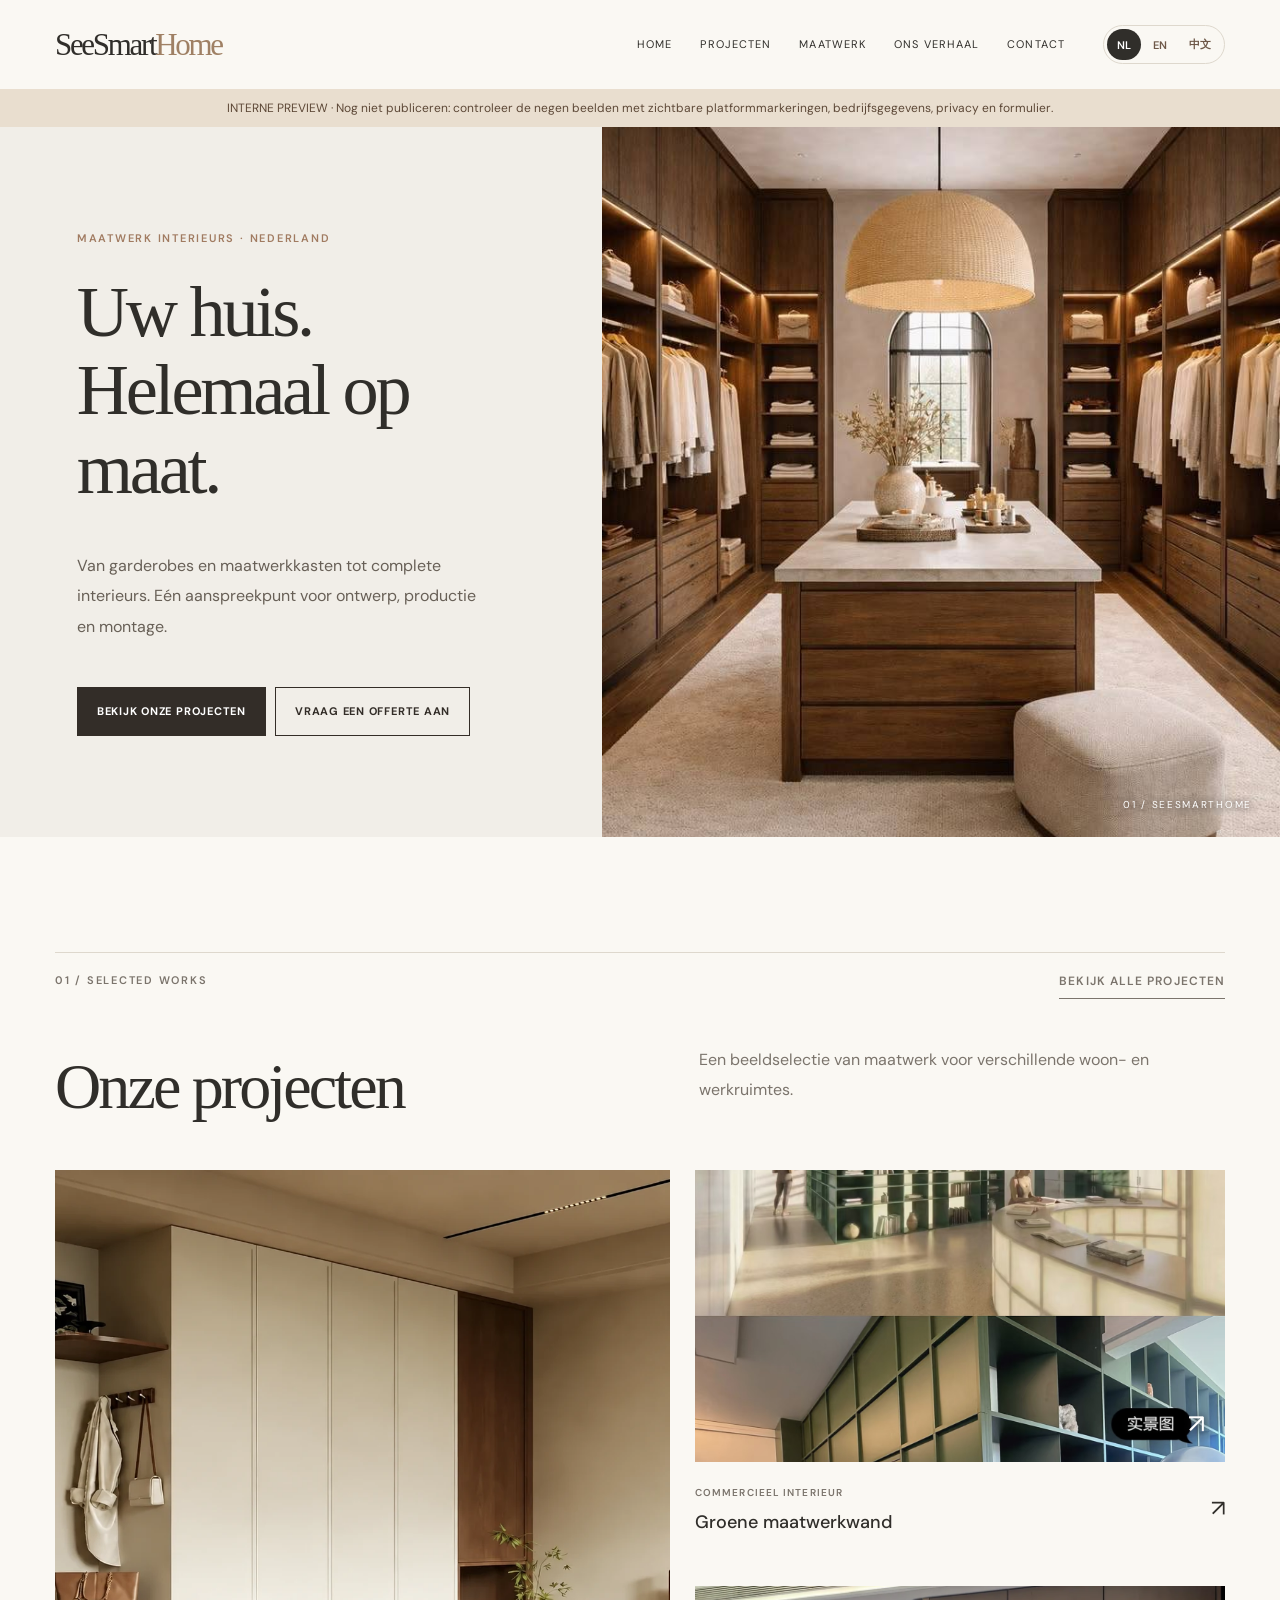
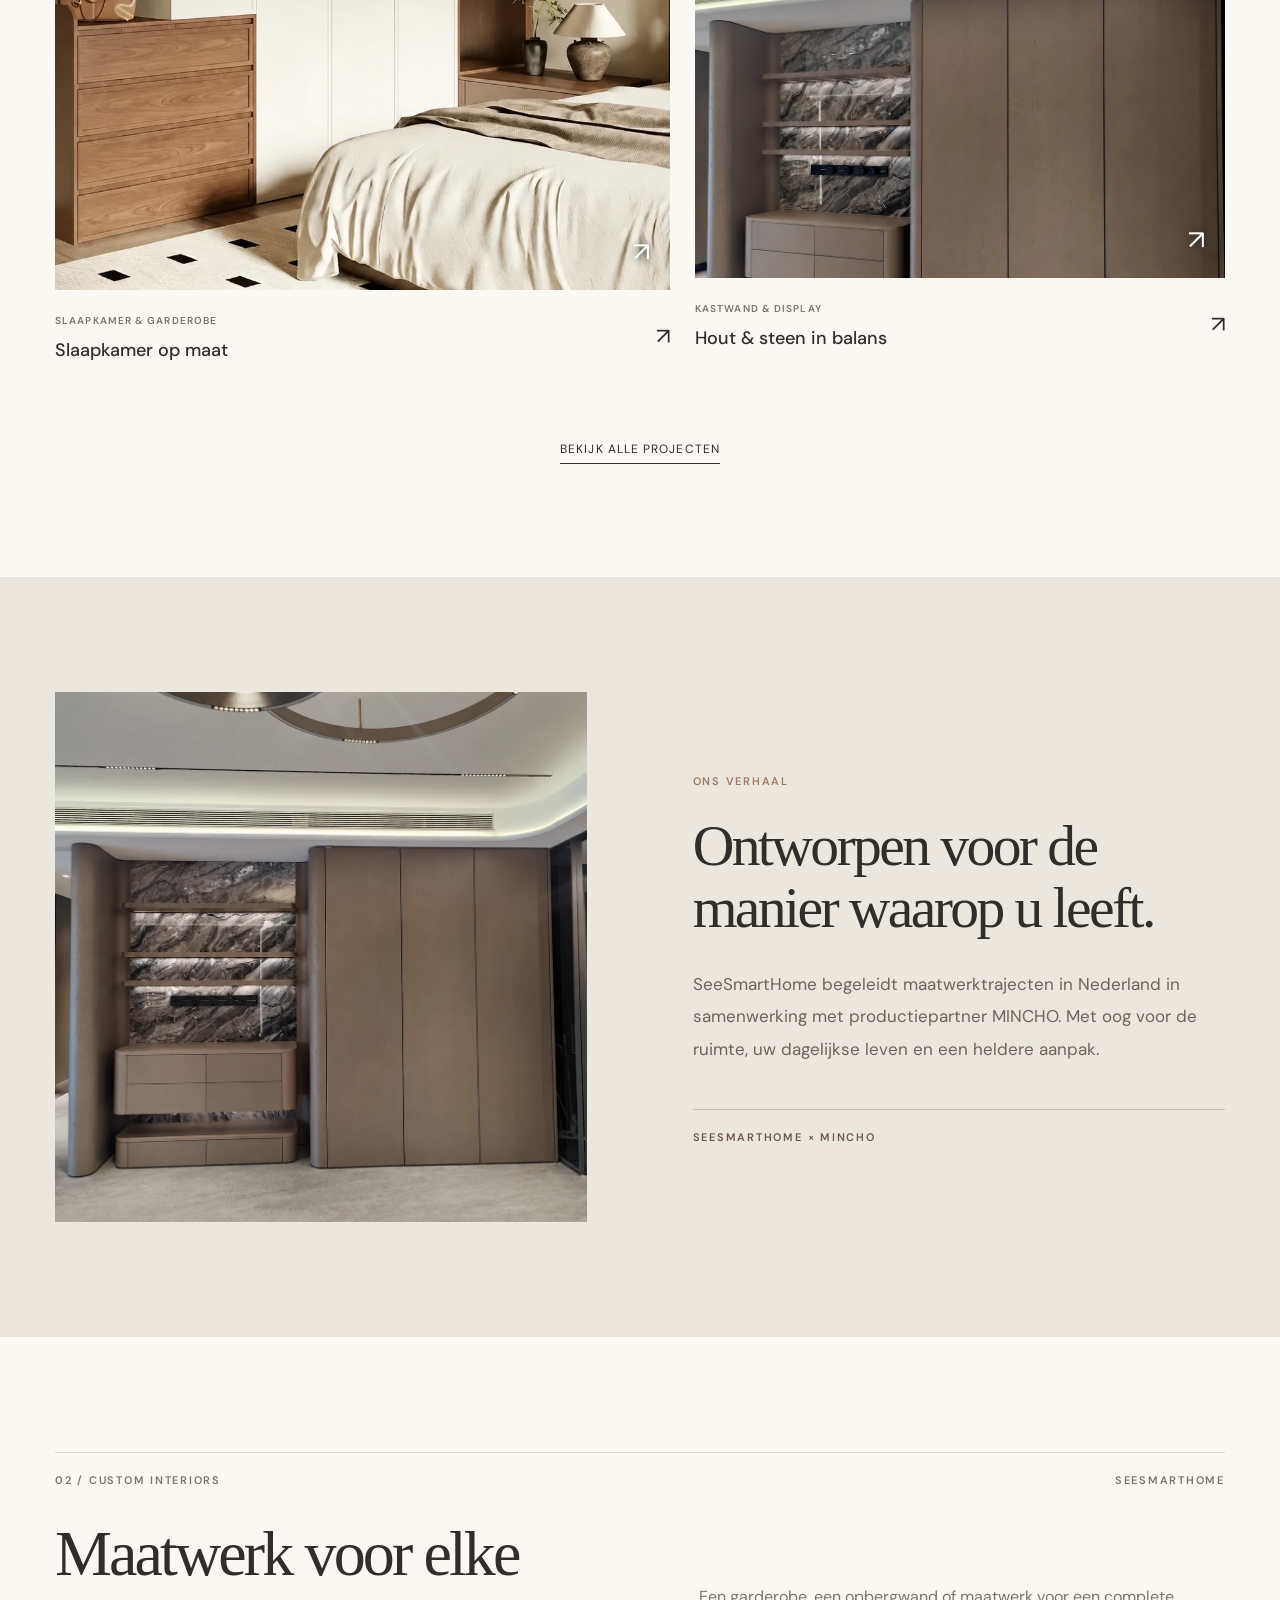
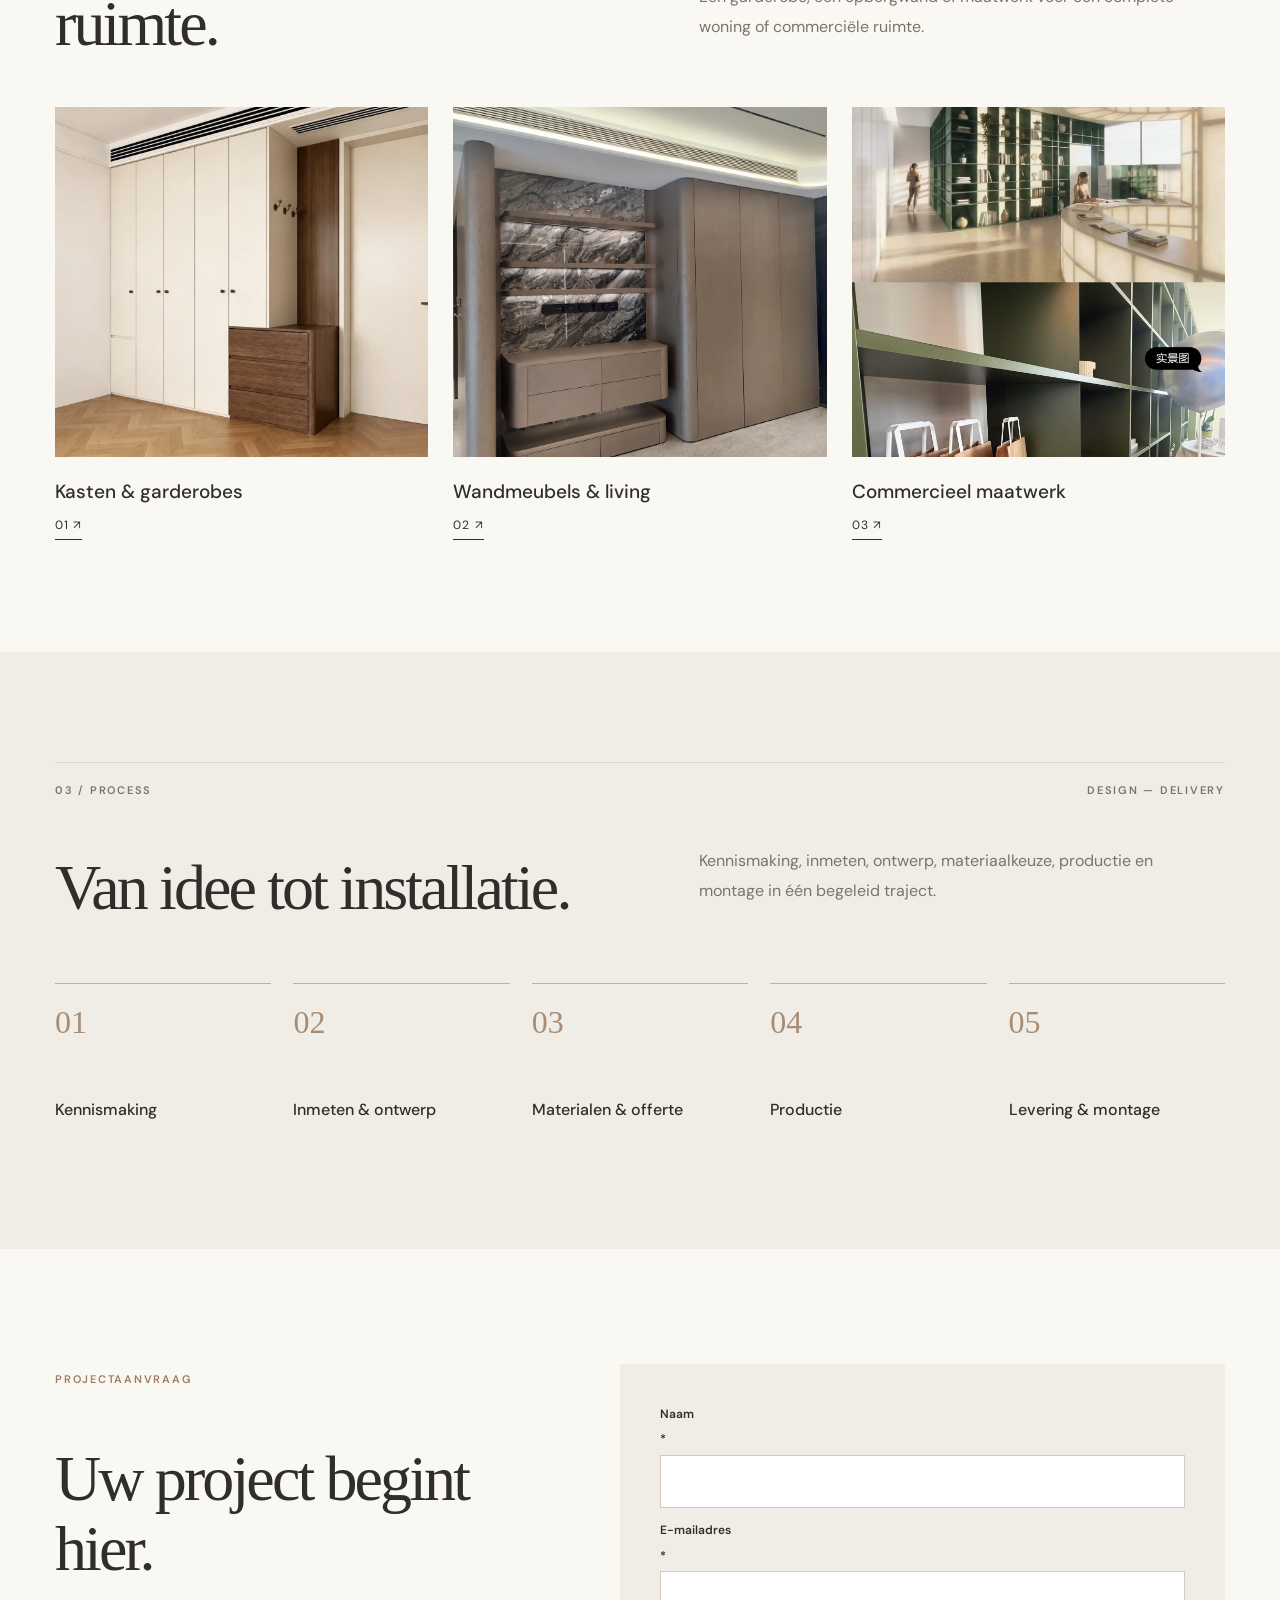
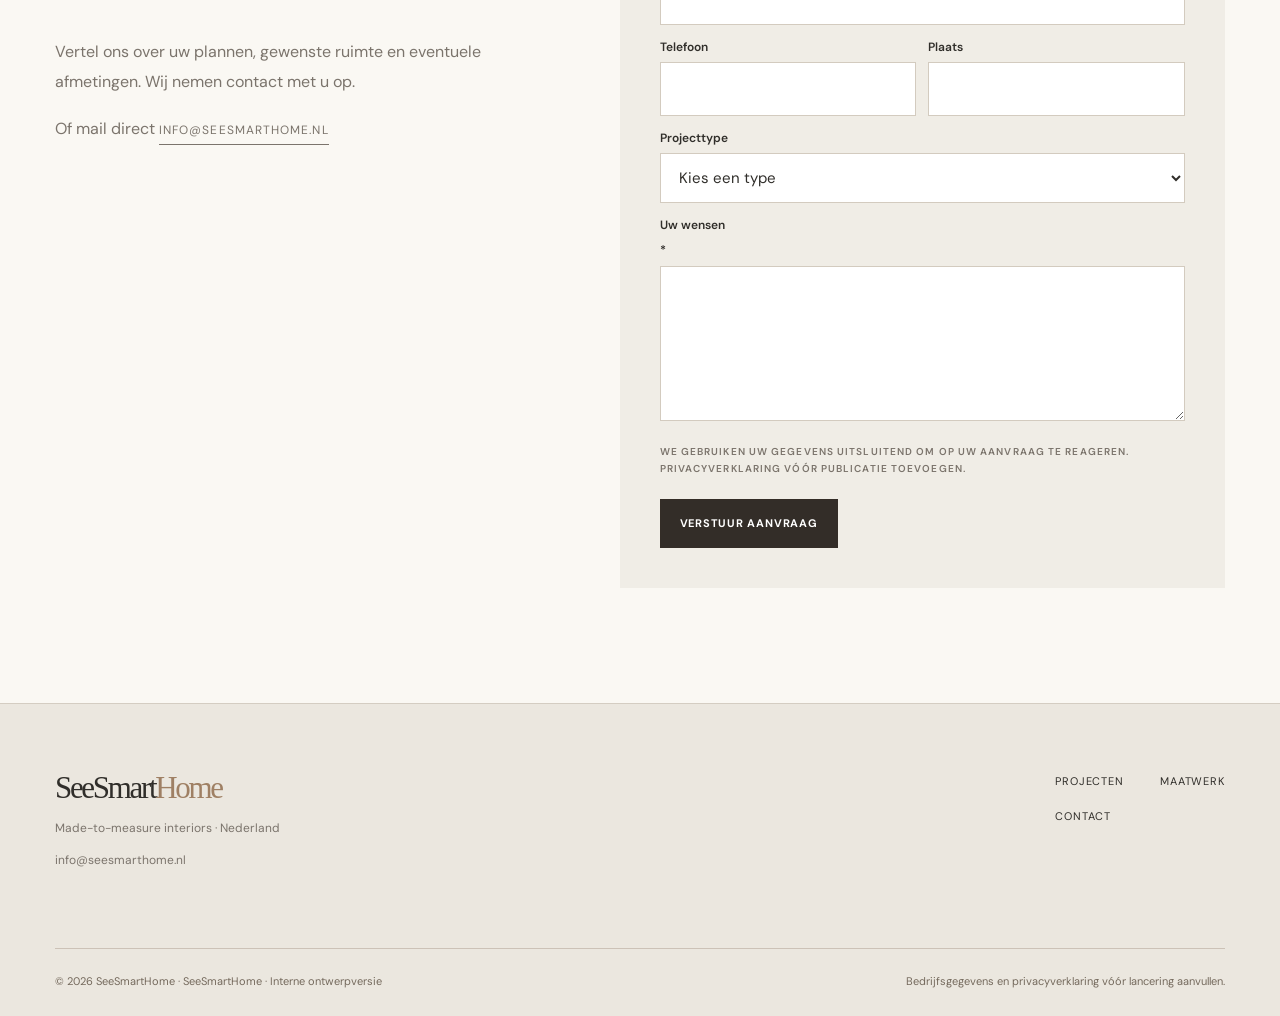
<file: index.html>
<!doctype html><html lang="nl"><head><meta charset="utf-8"><meta name="viewport" content="width=device-width, initial-scale=1"><meta name="robots" content="noindex,nofollow,noarchive"><meta name="description" content="SeeSmartHome · maatwerk interieurs"><title>Uw huis. Helemaal op maat. | SeeSmartHome</title><link rel="stylesheet" href="assets/site.css"><script src="assets/site.js" defer></script></head><body><header class="header wrap" id="top"><a class="brand" href="index.html" aria-label="SeeSmartHome home">SeeSmart<span>Home</span></a><nav class="nav" id="nav"><a data-i18n="home" href="index.html">Home</a><a data-i18n="projects" href="projects/index.html">Projecten</a><a data-i18n="solutions" href="index.html#maatwerk">Maatwerk</a><a data-i18n="about" href="index.html#ons-verhaal">Ons verhaal</a><a data-i18n="contact" href="index.html#contact">Contact</a></nav><div class="lang" aria-label="Language"><button class="lang-btn active" type="button" data-lang="nl">NL</button><button class="lang-btn" type="button" data-lang="en">EN</button><button class="lang-btn" type="button" data-lang="zh">中文</button></div><button class="menu" aria-label="Toggle menu" aria-controls="nav" aria-expanded="false">☰</button></header><div class="preview-note" data-i18n="notes">INTERNE PREVIEW · Nog niet publiceren: controleer de negen beelden met zichtbare platformmarkeringen, bedrijfsgegevens, privacy en formulier.</div><main>
<section class="hero"><div class="hero-copy"><span class="eyebrow" data-i18n="eyebrow">MAATWERK INTERIEURS · NEDERLAND</span><h1 data-i18n="heroTitle">Uw huis. Helemaal op maat.</h1><p data-i18n="heroText">Van garderobes en maatwerkkasten tot complete interieurs. Eén aanspreekpunt voor ontwerp, productie en montage.</p><div class="actions"><a href="#projecten" class="btn btn-primary" data-i18n="view">Bekijk onze projecten</a><a href="#contact" class="btn btn-outline" data-i18n="cta">Vraag een offerte aan</a></div></div><div class="hero-photo"><img class="" src="assets/hero-walk-in-closet.jpeg" alt="Warm walk-in closet with central island and dark timber shelving" width="736" height="1104" loading="eager" decoding="async"><span class="photo-index">01 / SEESMARTHOME</span></div></section>
<section class="section wrap" id="projecten"><div class="section-label"><span>01 / SELECTED WORKS</span><a href="projects/index.html" class="text-link" data-i18n="allProjects">Bekijk alle projecten</a></div><div class="section-intro"><h2 data-i18n="selected">Onze projecten</h2><p data-i18n="selectedDesc">Een beeldselectie van maatwerk voor verschillende woon- en werkruimtes.</p></div><div class="feature-grid"><article class="project-card featured"><a class="project-pic" href="projects/bedroom.html"><img class="" src="assets/clean-6322.webp" alt="Slaapkamer op maat" width="1375" height="1144" loading="lazy" decoding="async"><span class="image-arrow" aria-hidden="true">↗</span></a><div class="card-bottom"><div><span class="micro" data-project="bedroom" data-field="cat">Slaapkamer &amp; garderobe</span><h3><a href="projects/bedroom.html" data-project="bedroom" data-field="name">Slaapkamer op maat</a></h3></div><a class="mini-arrow" href="projects/bedroom.html" aria-label="View project">↗</a></div></article><div class="feature-side"><article class="project-card "><a class="project-pic" href="projects/green-studio.html"><img class="" src="assets/new-6333.jpeg" alt="Groene maatwerkwand" width="1440" height="1922" loading="lazy" decoding="async"><span class="image-arrow" aria-hidden="true">↗</span></a><div class="card-bottom"><div><span class="micro" data-project="green-studio" data-field="cat">Commercieel interieur</span><h3><a href="projects/green-studio.html" data-project="green-studio" data-field="name">Groene maatwerkwand</a></h3></div><a class="mini-arrow" href="projects/green-studio.html" aria-label="View project">↗</a></div></article><article class="project-card "><a class="project-pic" href="projects/wood-stone.html"><img class="" src="assets/clean-6309.webp" alt="Hout &amp; steen in balans" width="1087" height="1447" loading="lazy" decoding="async"><span class="image-arrow" aria-hidden="true">↗</span></a><div class="card-bottom"><div><span class="micro" data-project="wood-stone" data-field="cat">Kastwand &amp; display</span><h3><a href="projects/wood-stone.html" data-project="wood-stone" data-field="name">Hout &amp; steen in balans</a></h3></div><a class="mini-arrow" href="projects/wood-stone.html" aria-label="View project">↗</a></div></article></div></div><div class="section-end"><a class="text-link" href="projects/index.html" data-i18n="allProjects">Bekijk alle projecten</a></div></section>

<section class="story" id="ons-verhaal"><div class="wrap story-grid"><div class="story-picture"><img class="" src="assets/clean-6308.webp" alt="Stone and timber display cabinetry" width="1087" height="1447" loading="lazy" decoding="async"></div><div class="story-copy"><span class="eyebrow" data-i18n="storyEyebrow">ONS VERHAAL</span><h2 data-i18n="storyTitle">Ontworpen voor de manier waarop u leeft.</h2><p data-i18n="storyText">SeeSmartHome begeleidt maatwerktrajecten in Nederland in samenwerking met productiepartner MINCHO. Met oog voor de ruimte, uw dagelijkse leven en een heldere aanpak.</p><span class="small-rule" data-i18n="partner">SeeSmartHome × MINCHO</span></div></div></section>
<section class="section wrap" id="maatwerk"><div class="section-label"><span>02 / CUSTOM INTERIORS</span><span>SEESMARTHOME</span></div><div class="section-intro"><h2 data-i18n="services">Maatwerk voor elke ruimte.</h2><p data-i18n="servicesDesc">Een garderobe, een opbergwand of maatwerk voor een complete woning of commerciële ruimte.</p></div><div class="service-grid"><a href="projects/bedroom.html"><div class="service-picture"><img class="" src="assets/clean-6323.webp" alt="Light cabinetry with walnut details" width="1412" height="1114" loading="lazy" decoding="async"></div><h3 data-i18n="wardrobes">Kasten & garderobes</h3><span class="text-link">01 ↗</span></a><a href="projects/wood-stone.html"><div class="service-picture"><img class="" src="assets/clean-6306.webp" alt="Custom display wall and stone effect" width="1087" height="1447" loading="lazy" decoding="async"></div><h3 data-i18n="living">Wandmeubels & living</h3><span class="text-link">02 ↗</span></a><a href="projects/green-studio.html"><div class="service-picture"><img class="" src="assets/new-6334.jpeg" alt="Green shelving in a commercial interior" width="1440" height="1922" loading="lazy" decoding="async"></div><h3 data-i18n="commercial">Commercieel maatwerk</h3><span class="text-link">03 ↗</span></a></div></section>
<section class="process" id="werkwijze"><div class="wrap"><div class="section-label"><span>03 / PROCESS</span><span>DESIGN — DELIVERY</span></div><div class="section-intro"><h2 data-i18n="how">Van idee tot installatie.</h2><p data-i18n="howDesc">Kennismaking, inmeten, ontwerp, materiaalkeuze, productie en montage in één begeleid traject.</p></div><div class="steps"><div><span class="stepnum">01</span><h3 data-i18n="step1">Kennismaking</h3></div><div><span class="stepnum">02</span><h3 data-i18n="step2">Inmeten & ontwerp</h3></div><div><span class="stepnum">03</span><h3 data-i18n="step3">Materialen & offerte</h3></div><div><span class="stepnum">04</span><h3 data-i18n="step4">Productie</h3></div><div><span class="stepnum">05</span><h3 data-i18n="step5">Levering & montage</h3></div></div></div></section>
<section class="contact section wrap" id="contact"><div class="contact-copy"><span class="eyebrow" data-i18n="contactLabel">Projectaanvraag</span><h2 data-i18n="contactTitle">Uw project begint hier.</h2><p data-i18n="contactDesc">Vertel ons over uw plannen, gewenste ruimte en eventuele afmetingen. Wij nemen contact met u op.</p><p><span data-i18n="direct">Of mail direct</span> <a class="text-link" href="mailto:info@seesmarthome.nl">info@seesmarthome.nl</a></p></div><form class="contact-form" name="seesmarthome-inquiries" method="POST" action="/thank-you.html" data-netlify="true" netlify-honeypot="bot-field"><input type="hidden" name="form-name" value="seesmarthome-inquiries"><p class="hidden" aria-hidden="true"><label>Do not fill<input name="bot-field" tabindex="-1" autocomplete="off"></label></p><label><span data-i18n="name">Naam</span> *<input name="name" required maxlength="120" autocomplete="name"></label><label><span data-i18n="email">E-mailadres</span> *<input type="email" name="email" required maxlength="254" autocomplete="email"></label><div class="form-row"><label><span data-i18n="phone">Telefoon</span><input name="phone" autocomplete="tel"></label><label><span data-i18n="city">Plaats</span><input name="city"></label></div><label><span data-i18n="type">Projecttype</span><select name="project_type"><option value="">Kies een type</option><option value="wardrobes">Kasten / garderobe</option><option value="tv-wall">Wandmeubel / tv-wand</option><option value="whole-home">Keuken / totaalinterieur</option><option value="commercial">Commercieel maatwerk</option><option value="other">Anders</option></select></label><label><span data-i18n="message">Uw wensen</span> *<textarea name="message" rows="5" required maxlength="5000"></textarea></label><p class="micro" data-i18n="privacy">We gebruiken uw gegevens uitsluitend om op uw aanvraag te reageren. Privacyverklaring vóór publicatie toevoegen.</p><button type="submit" class="btn btn-primary" data-i18n="submit">Verstuur aanvraag</button></form></section>
</main><footer class="footer"><div class="wrap footer-grid"><div><a href="index.html" class="brand">SeeSmart<span>Home</span></a><p>Made-to-measure interiors · Nederland</p><p><a href="mailto:info@seesmarthome.nl">info@seesmarthome.nl</a></p></div><div class="footer-nav"><a data-i18n="projects" href="projects/index.html">Projecten</a><a data-i18n="solutions" href="index.html#maatwerk">Maatwerk</a><a data-i18n="contact" href="index.html#contact">Contact</a></div></div><div class="wrap footer-bottom"><span>© 2026 SeeSmartHome · <span data-i18n="footer">Interne ontwerpversie</span></span><span data-i18n="legal">Bedrijfsgegevens en privacyverklaring vóór lancering aanvullen.</span></div></footer></body></html>
</file>
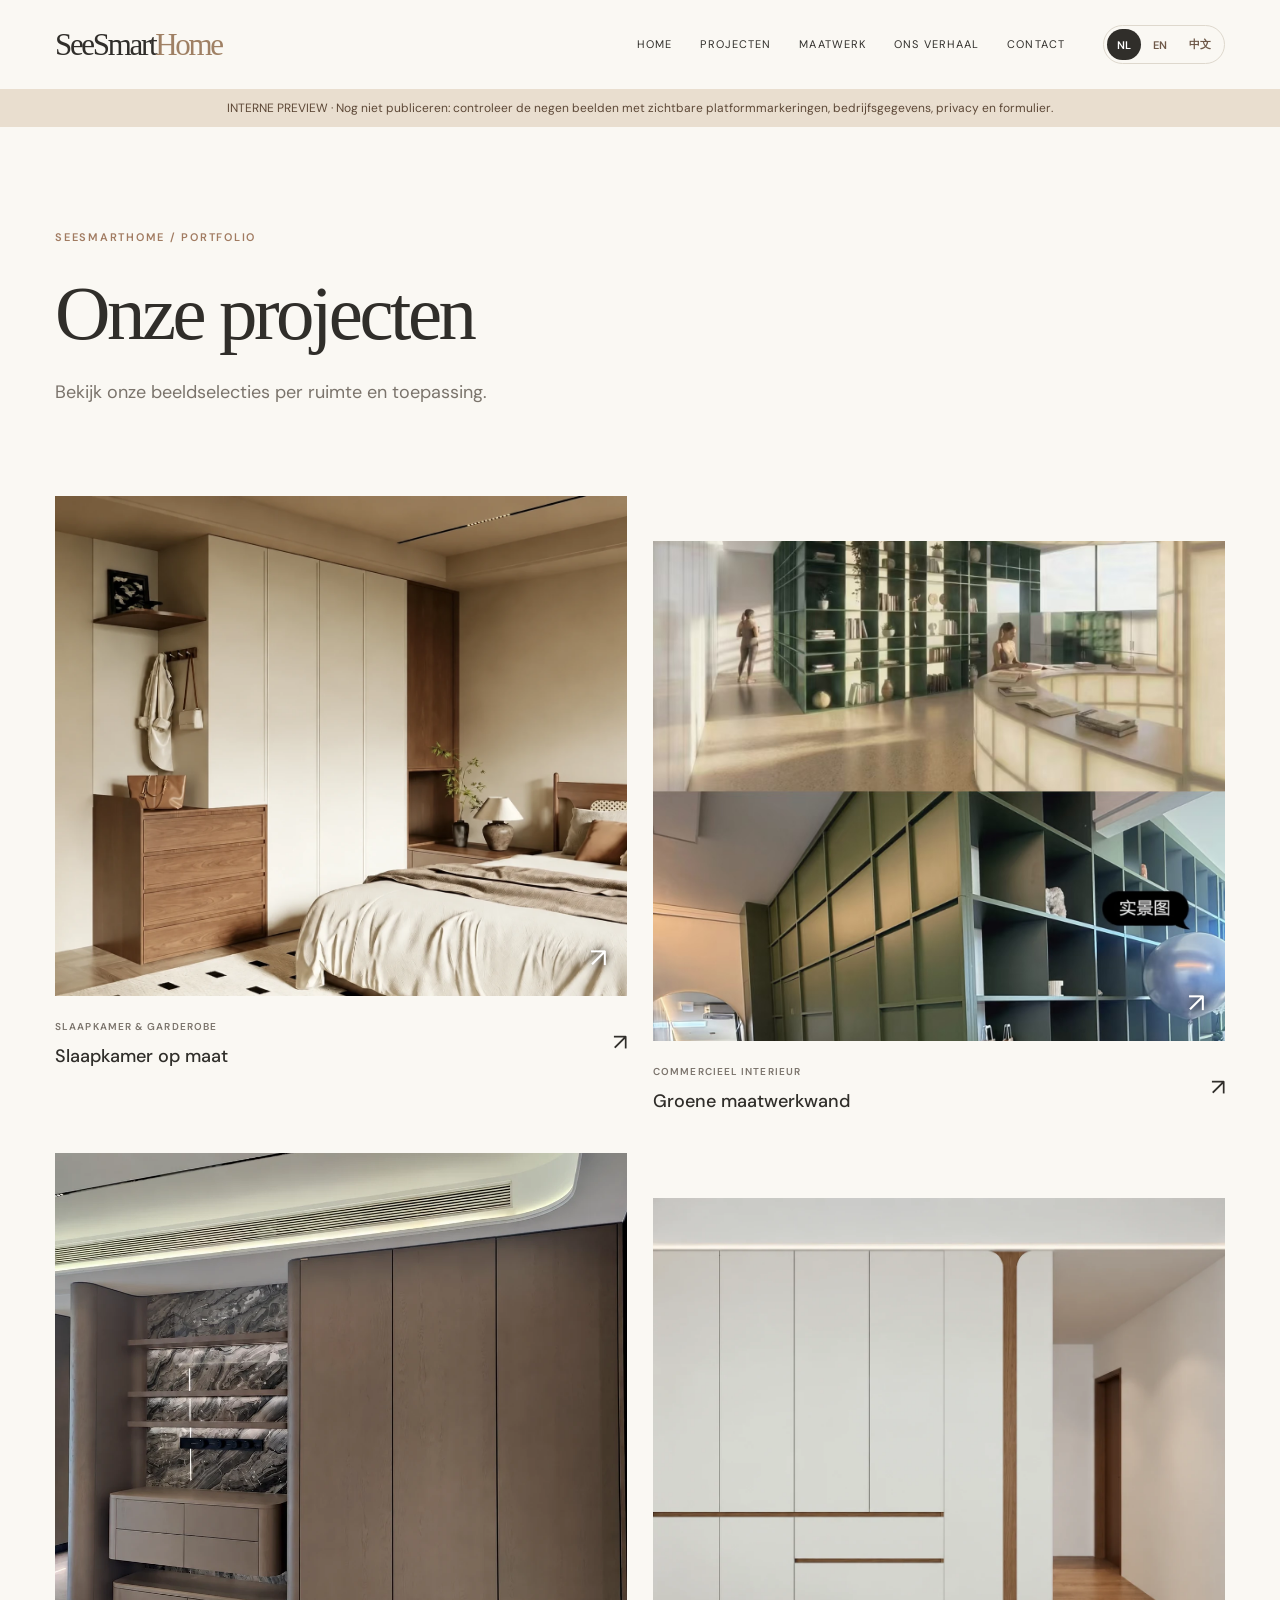
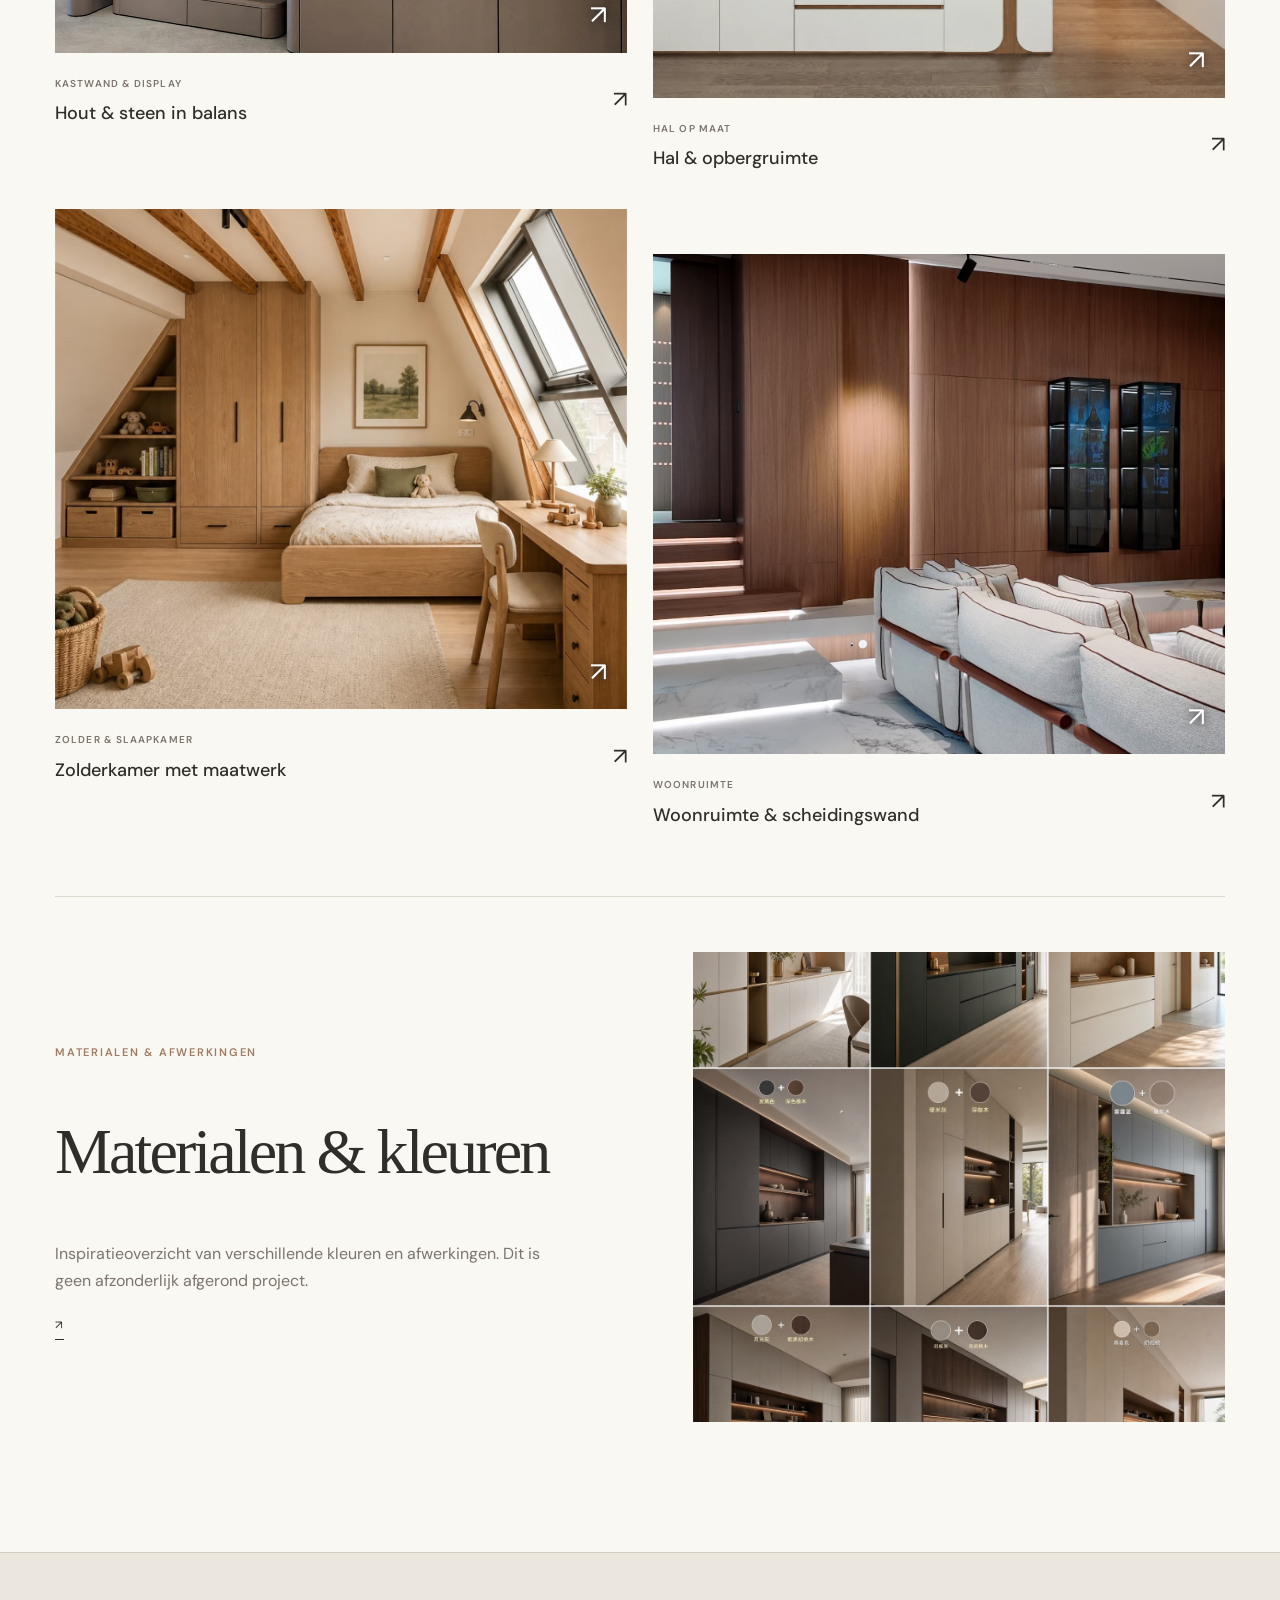
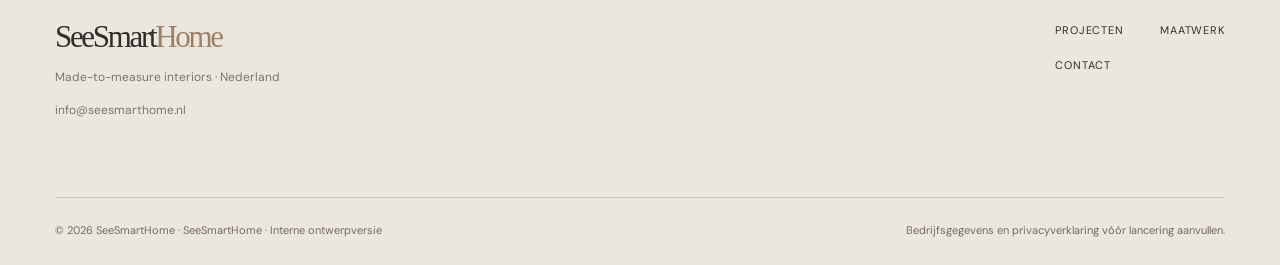
<file: projects/index.html>
<!doctype html><html lang="nl"><head><meta charset="utf-8"><meta name="viewport" content="width=device-width, initial-scale=1"><meta name="robots" content="noindex,nofollow,noarchive"><meta name="description" content="SeeSmartHome · maatwerk interieurs"><title>Onze projecten | SeeSmartHome</title><link rel="stylesheet" href="../assets/site.css"><script src="../assets/site.js" defer></script></head><body><header class="header wrap" id="top"><a class="brand" href="../index.html" aria-label="SeeSmartHome home">SeeSmart<span>Home</span></a><nav class="nav" id="nav"><a data-i18n="home" href="../index.html">Home</a><a data-i18n="projects" href="../projects/index.html">Projecten</a><a data-i18n="solutions" href="../index.html#maatwerk">Maatwerk</a><a data-i18n="about" href="../index.html#ons-verhaal">Ons verhaal</a><a data-i18n="contact" href="../index.html#contact">Contact</a></nav><div class="lang" aria-label="Language"><button class="lang-btn active" type="button" data-lang="nl">NL</button><button class="lang-btn" type="button" data-lang="en">EN</button><button class="lang-btn" type="button" data-lang="zh">中文</button></div><button class="menu" aria-label="Toggle menu" aria-controls="nav" aria-expanded="false">☰</button></header><div class="preview-note" data-i18n="notes">INTERNE PREVIEW · Nog niet publiceren: controleer de negen beelden met zichtbare platformmarkeringen, bedrijfsgegevens, privacy en formulier.</div><main><section class="wrap page-head"><span class="eyebrow">SEESMARTHOME / PORTFOLIO</span><h1 data-i18n="portfolioTitle">Onze projecten</h1><p data-i18n="portfolioIntro">Bekijk onze beeldselecties per ruimte en toepassing.</p></section><section class="wrap projects-grid"><article class="project-card "><a class="project-pic" href="bedroom.html"><img class="" src="../assets/clean-6322.webp" alt="Slaapkamer op maat" width="1375" height="1144" loading="lazy" decoding="async"><span class="image-arrow" aria-hidden="true">↗</span></a><div class="card-bottom"><div><span class="micro" data-project="bedroom" data-field="cat">Slaapkamer &amp; garderobe</span><h3><a href="bedroom.html" data-project="bedroom" data-field="name">Slaapkamer op maat</a></h3></div><a class="mini-arrow" href="bedroom.html" aria-label="View project">↗</a></div></article><article class="project-card "><a class="project-pic" href="green-studio.html"><img class="" src="../assets/new-6333.jpeg" alt="Groene maatwerkwand" width="1440" height="1922" loading="lazy" decoding="async"><span class="image-arrow" aria-hidden="true">↗</span></a><div class="card-bottom"><div><span class="micro" data-project="green-studio" data-field="cat">Commercieel interieur</span><h3><a href="green-studio.html" data-project="green-studio" data-field="name">Groene maatwerkwand</a></h3></div><a class="mini-arrow" href="green-studio.html" aria-label="View project">↗</a></div></article><article class="project-card "><a class="project-pic" href="wood-stone.html"><img class="" src="../assets/clean-6309.webp" alt="Hout &amp; steen in balans" width="1087" height="1447" loading="lazy" decoding="async"><span class="image-arrow" aria-hidden="true">↗</span></a><div class="card-bottom"><div><span class="micro" data-project="wood-stone" data-field="cat">Kastwand &amp; display</span><h3><a href="wood-stone.html" data-project="wood-stone" data-field="name">Hout &amp; steen in balans</a></h3></div><a class="mini-arrow" href="wood-stone.html" aria-label="View project">↗</a></div></article><article class="project-card "><a class="project-pic" href="hallway.html"><img class="" src="../assets/clean-6311.webp" alt="Hal &amp; opbergruimte" width="1448" height="1086" loading="lazy" decoding="async"><span class="image-arrow" aria-hidden="true">↗</span></a><div class="card-bottom"><div><span class="micro" data-project="hallway" data-field="cat">Hal op maat</span><h3><a href="hallway.html" data-project="hallway" data-field="name">Hal &amp; opbergruimte</a></h3></div><a class="mini-arrow" href="hallway.html" aria-label="View project">↗</a></div></article><article class="project-card "><a class="project-pic" href="attic.html"><img class="" src="../assets/new-6330.jpeg" alt="Zolderkamer met maatwerk" width="1242" height="1660" loading="lazy" decoding="async"><span class="image-arrow" aria-hidden="true">↗</span></a><div class="card-bottom"><div><span class="micro" data-project="attic" data-field="cat">Zolder &amp; slaapkamer</span><h3><a href="attic.html" data-project="attic" data-field="name">Zolderkamer met maatwerk</a></h3></div><a class="mini-arrow" href="attic.html" aria-label="View project">↗</a></div></article><article class="project-card "><a class="project-pic" href="living.html"><img class="" src="../assets/new-6329.jpeg" alt="Woonruimte &amp; scheidingswand" width="1440" height="1920" loading="lazy" decoding="async"><span class="image-arrow" aria-hidden="true">↗</span></a><div class="card-bottom"><div><span class="micro" data-project="living" data-field="cat">Woonruimte</span><h3><a href="living.html" data-project="living" data-field="name">Woonruimte &amp; scheidingswand</a></h3></div><a class="mini-arrow" href="living.html" aria-label="View project">↗</a></div></article></section><section class="wrap material-strip"><div><span class="eyebrow" data-i18n="materialLabel">Materialen & afwerkingen</span><h2 data-i18n="matTitle">Materialen & kleuren</h2><p data-i18n="materialText">Inspiratieoverzicht van verschillende kleuren en afwerkingen. Dit is geen afzonderlijk afgerond project.</p><a class="text-link" href="materials.html">↗</a></div><a href="materials.html"><img class="" src="../assets/new-6331.jpeg" alt="Collage of finishes and cabinetry colours" width="1242" height="1660" loading="lazy" decoding="async"></a></section></main><footer class="footer"><div class="wrap footer-grid"><div><a href="../index.html" class="brand">SeeSmart<span>Home</span></a><p>Made-to-measure interiors · Nederland</p><p><a href="mailto:info@seesmarthome.nl">info@seesmarthome.nl</a></p></div><div class="footer-nav"><a data-i18n="projects" href="../projects/index.html">Projecten</a><a data-i18n="solutions" href="../index.html#maatwerk">Maatwerk</a><a data-i18n="contact" href="../index.html#contact">Contact</a></div></div><div class="wrap footer-bottom"><span>© 2026 SeeSmartHome · <span data-i18n="footer">Interne ontwerpversie</span></span><span data-i18n="legal">Bedrijfsgegevens en privacyverklaring vóór lancering aanvullen.</span></div></footer></body></html>
</file>
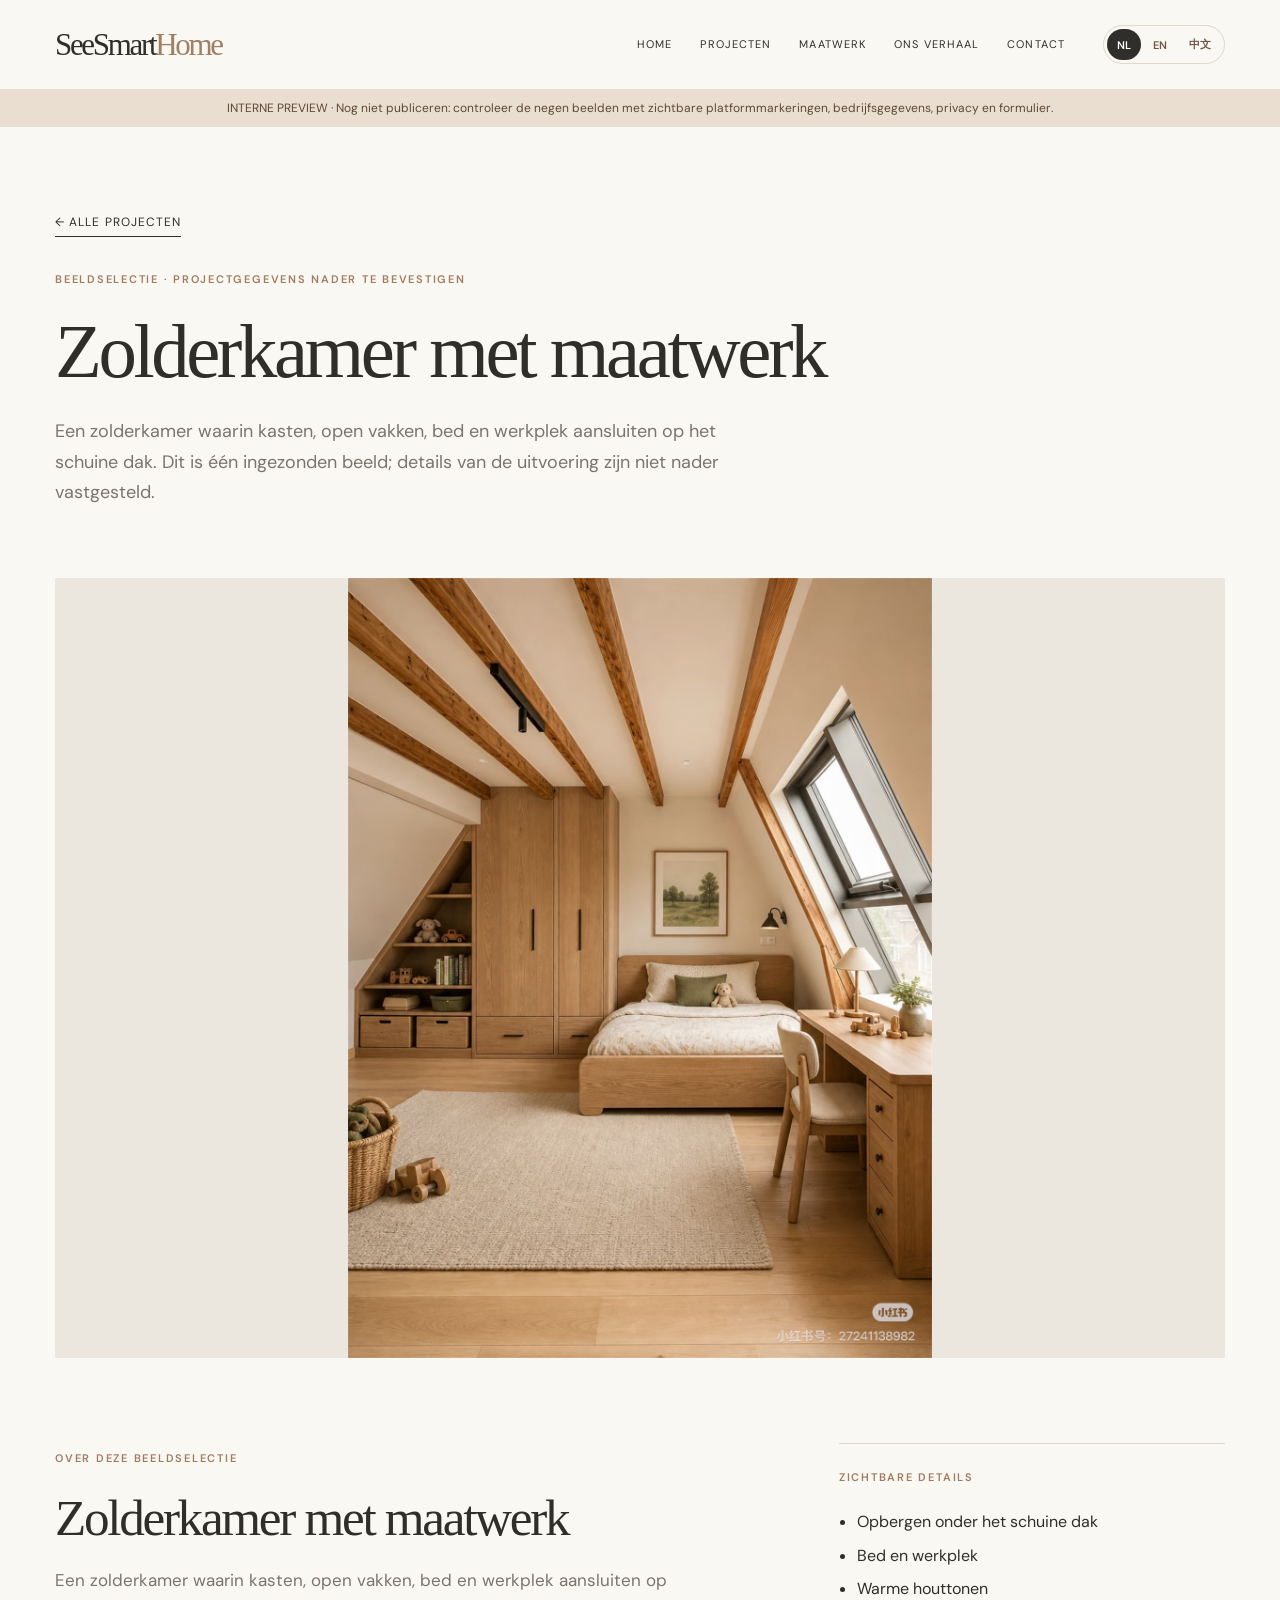
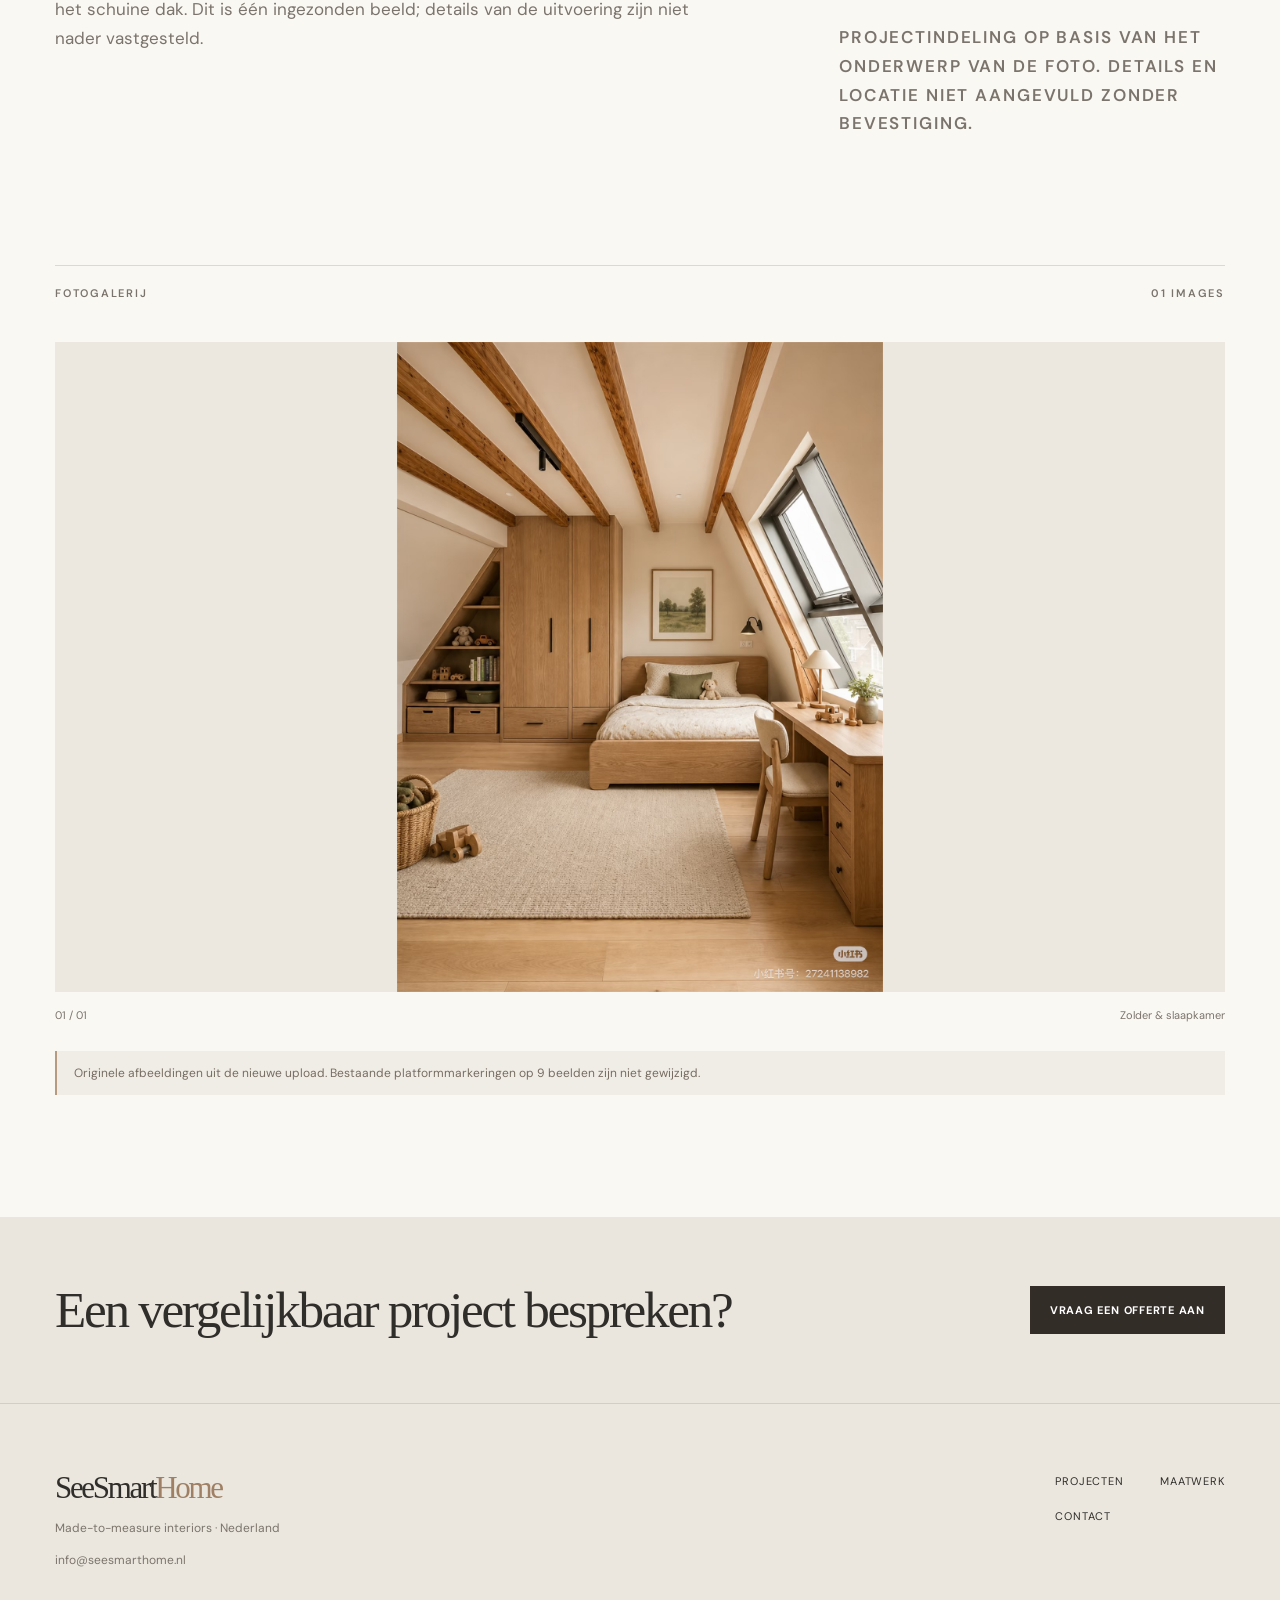
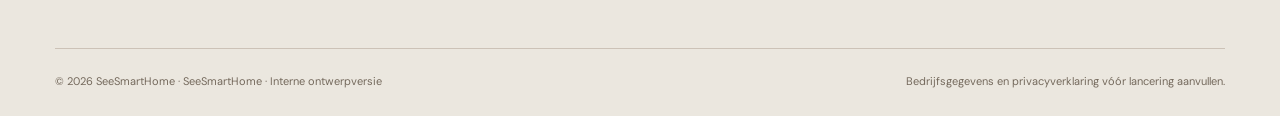
<file: attic.html>
<!doctype html><html lang="nl"><head><meta charset="utf-8"><meta name="viewport" content="width=device-width, initial-scale=1"><meta name="robots" content="noindex,nofollow,noarchive"><meta name="description" content="Een zolderkamer waarin kasten, open vakken, bed en werkplek aansluiten op het schuine dak. Dit is één ingezonden beeld; details van de uitvoering zijn niet nader vastgesteld."><title>Zolderkamer met maatwerk | SeeSmartHome</title><link rel="stylesheet" href="../assets/site.css"><script src="../assets/site.js" defer></script></head><body><header class="header wrap" id="top"><a class="brand" href="../index.html" aria-label="SeeSmartHome home">SeeSmart<span>Home</span></a><nav class="nav" id="nav"><a data-i18n="home" href="../index.html">Home</a><a data-i18n="projects" href="../projects/index.html">Projecten</a><a data-i18n="solutions" href="../index.html#maatwerk">Maatwerk</a><a data-i18n="about" href="../index.html#ons-verhaal">Ons verhaal</a><a data-i18n="contact" href="../index.html#contact">Contact</a></nav><div class="lang" aria-label="Language"><button class="lang-btn active" type="button" data-lang="nl">NL</button><button class="lang-btn" type="button" data-lang="en">EN</button><button class="lang-btn" type="button" data-lang="zh">中文</button></div><button class="menu" aria-label="Toggle menu" aria-controls="nav" aria-expanded="false">☰</button></header><div class="preview-note" data-i18n="notes">INTERNE PREVIEW · Nog niet publiceren: controleer de negen beelden met zichtbare platformmarkeringen, bedrijfsgegevens, privacy en formulier.</div><main><section class="wrap detail-top"><a href="index.html" class="text-link" data-i18n="back">← Alle projecten</a><span class="eyebrow" data-i18n="review">Beeldselectie · projectgegevens nader te bevestigen</span><h1 data-project="attic" data-field="name">Zolderkamer met maatwerk</h1><p data-project="attic" data-field="description">Een zolderkamer waarin kasten, open vakken, bed en werkplek aansluiten op het schuine dak. Dit is één ingezonden beeld; details van de uitvoering zijn niet nader vastgesteld.</p></section><div class="detail-hero wrap"><img class="" src="../assets/new-6330.jpeg" alt="Zolderkamer met maatwerk" width="1242" height="1660" loading="eager" decoding="async"></div><section class="wrap detail-description"><div><span class="eyebrow" data-i18n="summary">Over deze beeldselectie</span><h2 data-project="attic" data-field="name">Zolderkamer met maatwerk</h2><p data-project="attic" data-field="description">Een zolderkamer waarin kasten, open vakken, bed en werkplek aansluiten op het schuine dak. Dit is één ingezonden beeld; details van de uitvoering zijn niet nader vastgesteld.</p></div><aside><span class="eyebrow" data-i18n="details">Zichtbare details</span><ul><li data-project="attic" data-field="details" data-detail="0">Opbergen onder het schuine dak</li><li data-project="attic" data-field="details" data-detail="1">Bed en werkplek</li><li data-project="attic" data-field="details" data-detail="2">Warme houttonen</li></ul><p class="micro" data-i18n="origin">Projectindeling op basis van het onderwerp van de foto. Details en locatie niet aangevuld zonder bevestiging.</p></aside></section><section class="wrap detail-gallery"><div class="section-label"><span data-i18n="gallery">Fotogalerij</span><span>01 IMAGES</span></div><div class="gallery-grid"><figure class="gallery-item portrait"><img class="" src="../assets/new-6330.jpeg" alt="Zolderkamer met maatwerk" width="1242" height="1660" loading="lazy" decoding="async"><figcaption><span>01 / 01</span> <span data-project="attic" data-field="cat">Zolder &amp; slaapkamer</span></figcaption></figure></div><p class="image-note" data-i18n="imageNote">Originele afbeeldingen uit de nieuwe upload. Bestaande platformmarkeringen op 9 beelden zijn niet gewijzigd.</p></section><section class="cta-band"><div class="wrap cta-band-inner"><h2 data-i18n="similar">Een vergelijkbaar project bespreken?</h2><a class="btn btn-primary" data-i18n="cta" href="../index.html?project=attic#contact">Vraag een offerte aan</a></div></section></main><footer class="footer"><div class="wrap footer-grid"><div><a href="../index.html" class="brand">SeeSmart<span>Home</span></a><p>Made-to-measure interiors · Nederland</p><p><a href="mailto:info@seesmarthome.nl">info@seesmarthome.nl</a></p></div><div class="footer-nav"><a data-i18n="projects" href="../projects/index.html">Projecten</a><a data-i18n="solutions" href="../index.html#maatwerk">Maatwerk</a><a data-i18n="contact" href="../index.html#contact">Contact</a></div></div><div class="wrap footer-bottom"><span>© 2026 SeeSmartHome · <span data-i18n="footer">Interne ontwerpversie</span></span><span data-i18n="legal">Bedrijfsgegevens en privacyverklaring vóór lancering aanvullen.</span></div></footer></body></html>
</file>
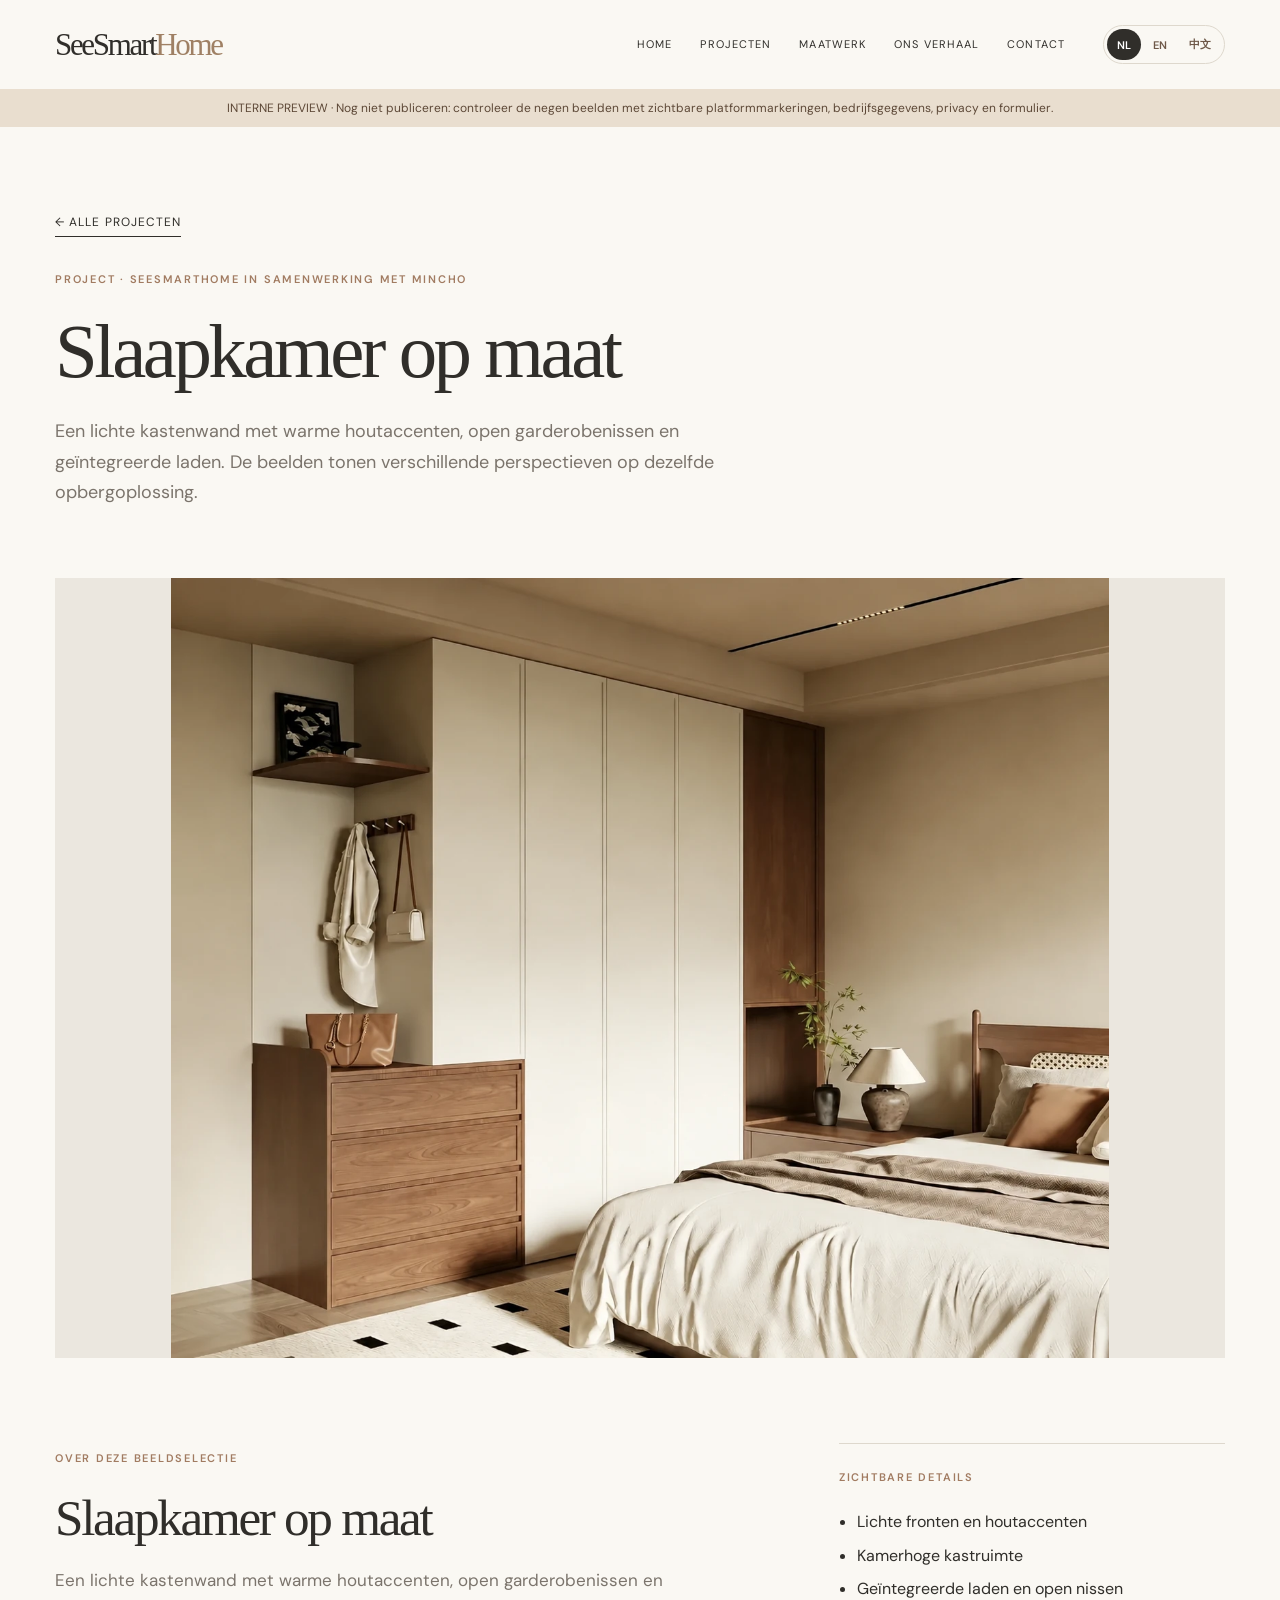
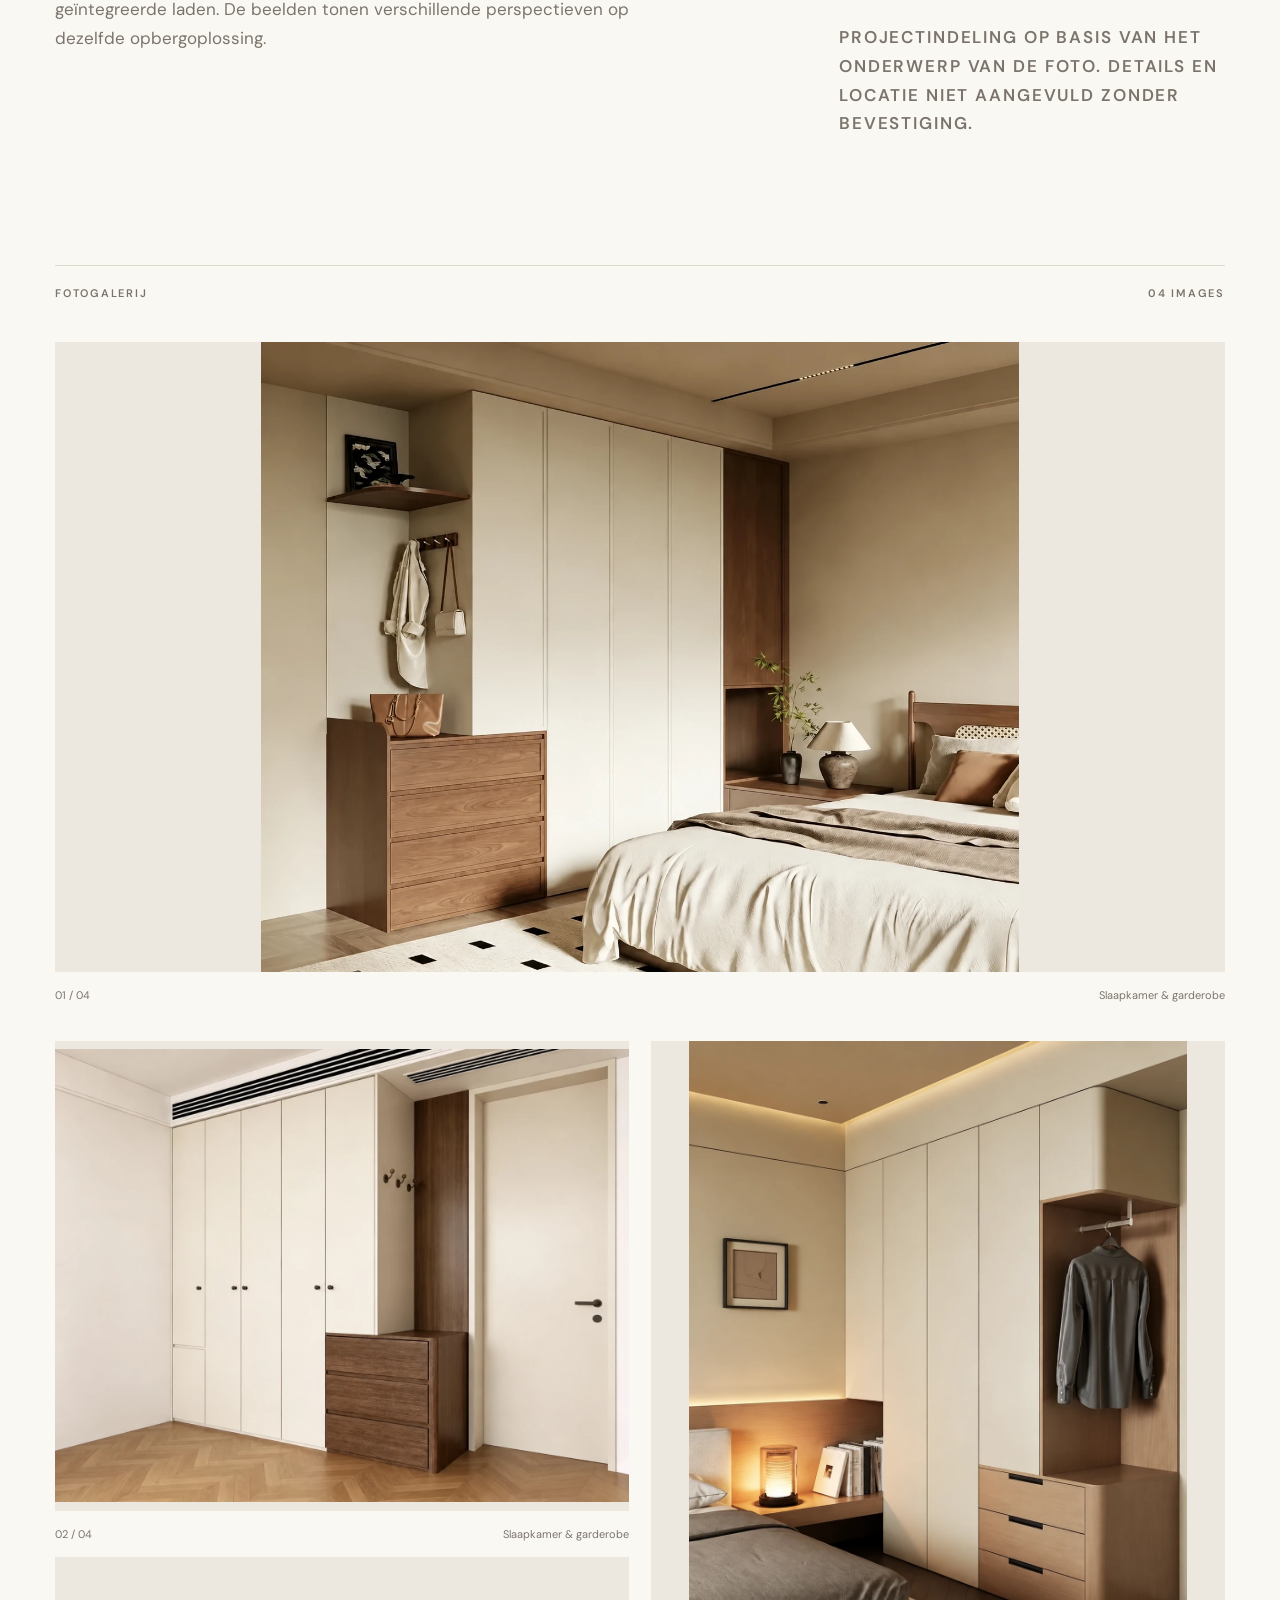
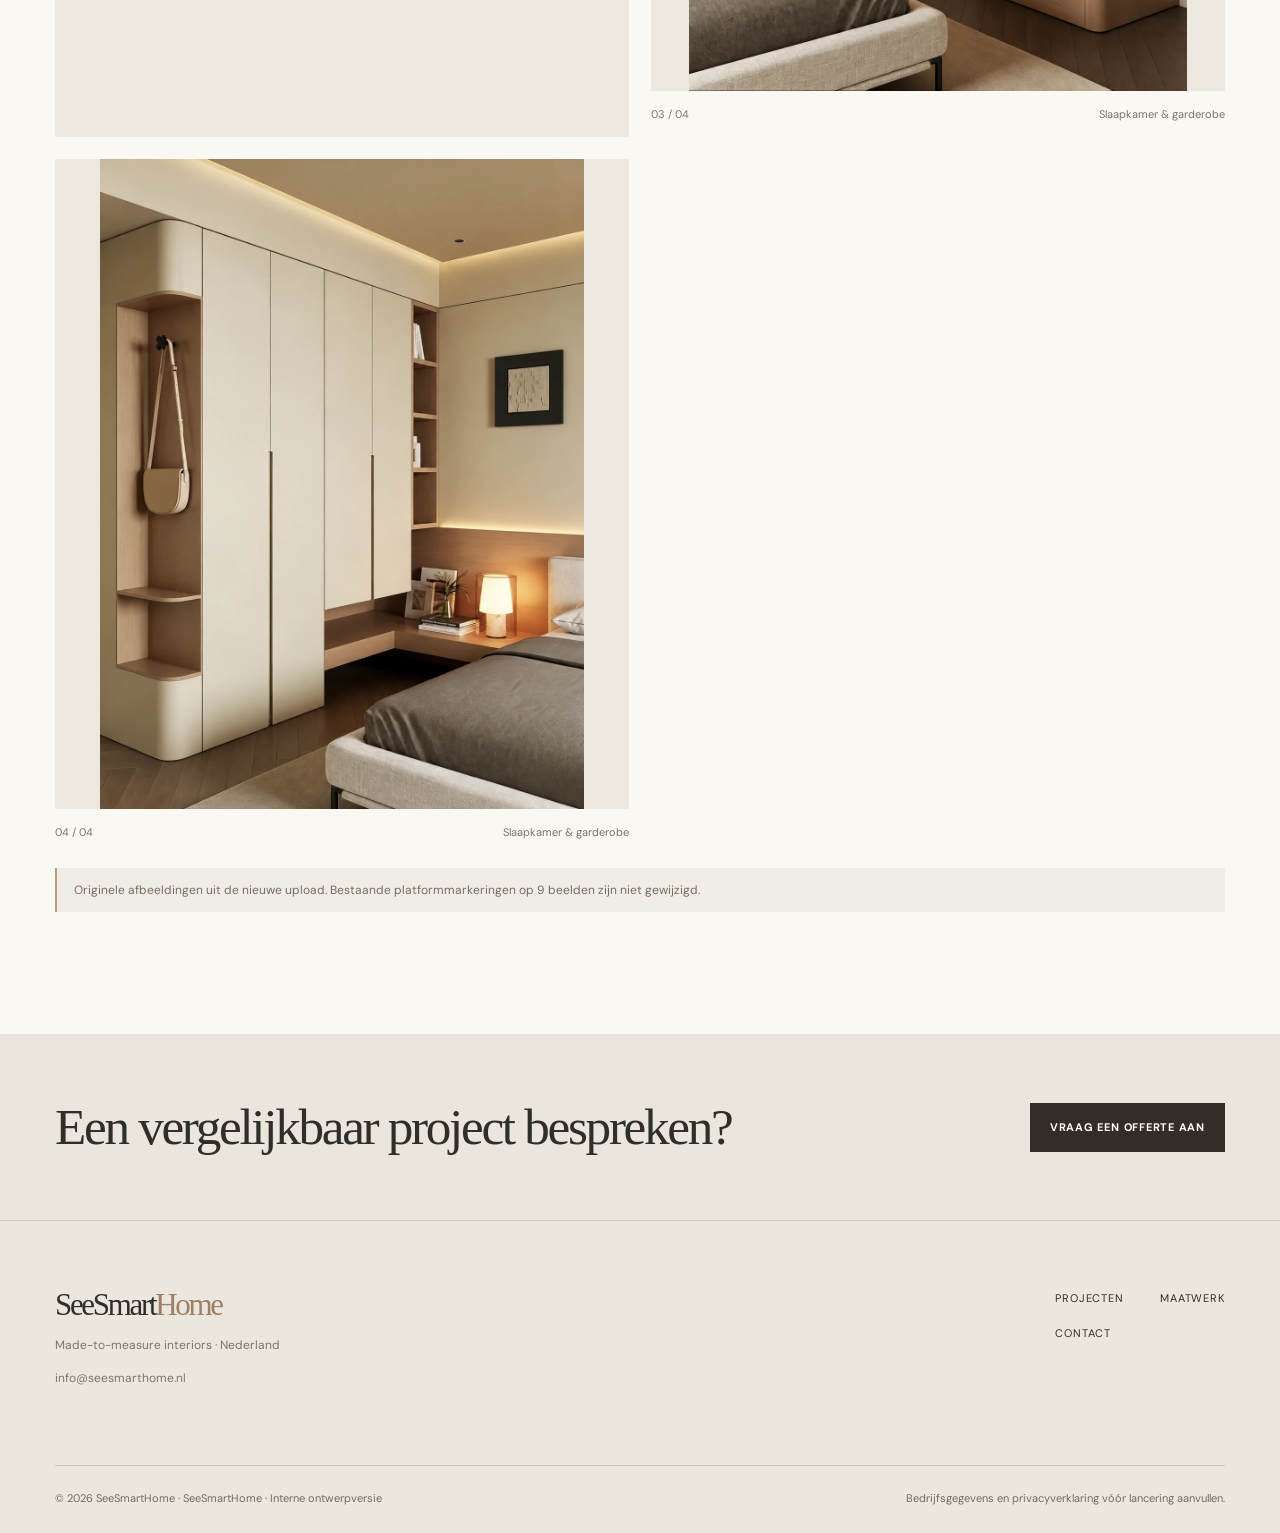
<file: bedroom.html>
<!doctype html><html lang="nl"><head><meta charset="utf-8"><meta name="viewport" content="width=device-width, initial-scale=1"><meta name="robots" content="noindex,nofollow,noarchive"><meta name="description" content="Een lichte kastenwand met warme houtaccenten, open garderobenissen en geïntegreerde laden. De beelden tonen verschillende perspectieven op dezelfde opbergoplossing."><title>Slaapkamer op maat | SeeSmartHome</title><link rel="stylesheet" href="../assets/site.css"><script src="../assets/site.js" defer></script></head><body><header class="header wrap" id="top"><a class="brand" href="../index.html" aria-label="SeeSmartHome home">SeeSmart<span>Home</span></a><nav class="nav" id="nav"><a data-i18n="home" href="../index.html">Home</a><a data-i18n="projects" href="../projects/index.html">Projecten</a><a data-i18n="solutions" href="../index.html#maatwerk">Maatwerk</a><a data-i18n="about" href="../index.html#ons-verhaal">Ons verhaal</a><a data-i18n="contact" href="../index.html#contact">Contact</a></nav><div class="lang" aria-label="Language"><button class="lang-btn active" type="button" data-lang="nl">NL</button><button class="lang-btn" type="button" data-lang="en">EN</button><button class="lang-btn" type="button" data-lang="zh">中文</button></div><button class="menu" aria-label="Toggle menu" aria-controls="nav" aria-expanded="false">☰</button></header><div class="preview-note" data-i18n="notes">INTERNE PREVIEW · Nog niet publiceren: controleer de negen beelden met zichtbare platformmarkeringen, bedrijfsgegevens, privacy en formulier.</div><main><section class="wrap detail-top"><a href="index.html" class="text-link" data-i18n="back">← Alle projecten</a><span class="eyebrow" data-i18n="collab">Project · SeeSmartHome in samenwerking met MINCHO</span><h1 data-project="bedroom" data-field="name">Slaapkamer op maat</h1><p data-project="bedroom" data-field="description">Een lichte kastenwand met warme houtaccenten, open garderobenissen en geïntegreerde laden. De beelden tonen verschillende perspectieven op dezelfde opbergoplossing.</p></section><div class="detail-hero wrap"><img class="" src="../assets/clean-6322.webp" alt="Slaapkamer op maat" width="1375" height="1144" loading="eager" decoding="async"></div><section class="wrap detail-description"><div><span class="eyebrow" data-i18n="summary">Over deze beeldselectie</span><h2 data-project="bedroom" data-field="name">Slaapkamer op maat</h2><p data-project="bedroom" data-field="description">Een lichte kastenwand met warme houtaccenten, open garderobenissen en geïntegreerde laden. De beelden tonen verschillende perspectieven op dezelfde opbergoplossing.</p></div><aside><span class="eyebrow" data-i18n="details">Zichtbare details</span><ul><li data-project="bedroom" data-field="details" data-detail="0">Lichte fronten en houtaccenten</li><li data-project="bedroom" data-field="details" data-detail="1">Kamerhoge kastruimte</li><li data-project="bedroom" data-field="details" data-detail="2">Geïntegreerde laden en open nissen</li></ul><p class="micro" data-i18n="origin">Projectindeling op basis van het onderwerp van de foto. Details en locatie niet aangevuld zonder bevestiging.</p></aside></section><section class="wrap detail-gallery"><div class="section-label"><span data-i18n="gallery">Fotogalerij</span><span>04 IMAGES</span></div><div class="gallery-grid"><figure class="gallery-item "><img class="" src="../assets/clean-6322.webp" alt="Slaapkamer op maat" width="1375" height="1144" loading="lazy" decoding="async"><figcaption><span>01 / 04</span> <span data-project="bedroom" data-field="cat">Slaapkamer &amp; garderobe</span></figcaption></figure><figure class="gallery-item "><img class="" src="../assets/clean-6323.webp" alt="Slaapkamer op maat" width="1412" height="1114" loading="lazy" decoding="async"><figcaption><span>02 / 04</span> <span data-project="bedroom" data-field="cat">Slaapkamer &amp; garderobe</span></figcaption></figure><figure class="gallery-item portrait"><img class="" src="../assets/clean-6320.webp" alt="Slaapkamer op maat" width="1098" height="1432" loading="lazy" decoding="async"><figcaption><span>03 / 04</span> <span data-project="bedroom" data-field="cat">Slaapkamer &amp; garderobe</span></figcaption></figure><figure class="gallery-item portrait"><img class="" src="../assets/clean-6321.webp" alt="Slaapkamer op maat" width="1082" height="1454" loading="lazy" decoding="async"><figcaption><span>04 / 04</span> <span data-project="bedroom" data-field="cat">Slaapkamer &amp; garderobe</span></figcaption></figure></div><p class="image-note" data-i18n="imageNote">Originele afbeeldingen uit de nieuwe upload. Bestaande platformmarkeringen op 9 beelden zijn niet gewijzigd.</p></section><section class="cta-band"><div class="wrap cta-band-inner"><h2 data-i18n="similar">Een vergelijkbaar project bespreken?</h2><a class="btn btn-primary" data-i18n="cta" href="../index.html?project=bedroom#contact">Vraag een offerte aan</a></div></section></main><footer class="footer"><div class="wrap footer-grid"><div><a href="../index.html" class="brand">SeeSmart<span>Home</span></a><p>Made-to-measure interiors · Nederland</p><p><a href="mailto:info@seesmarthome.nl">info@seesmarthome.nl</a></p></div><div class="footer-nav"><a data-i18n="projects" href="../projects/index.html">Projecten</a><a data-i18n="solutions" href="../index.html#maatwerk">Maatwerk</a><a data-i18n="contact" href="../index.html#contact">Contact</a></div></div><div class="wrap footer-bottom"><span>© 2026 SeeSmartHome · <span data-i18n="footer">Interne ontwerpversie</span></span><span data-i18n="legal">Bedrijfsgegevens en privacyverklaring vóór lancering aanvullen.</span></div></footer></body></html>
</file>
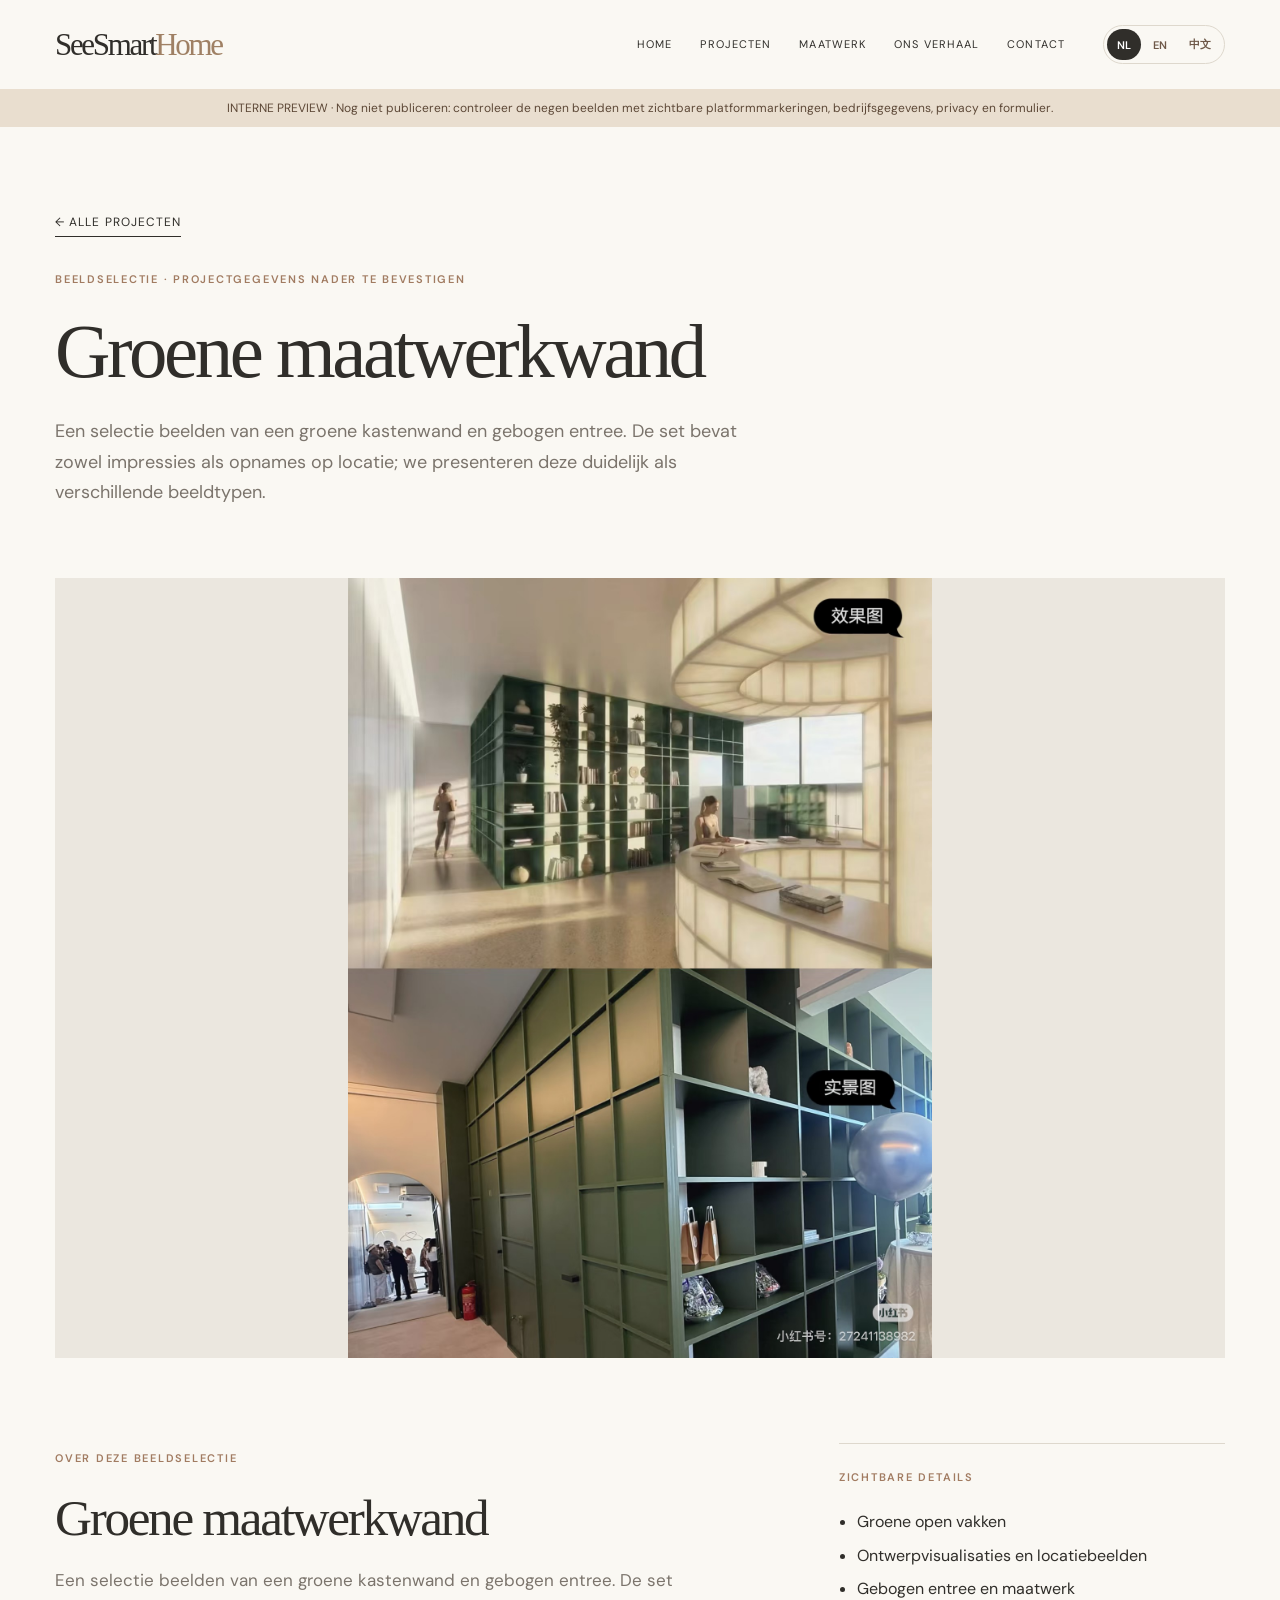
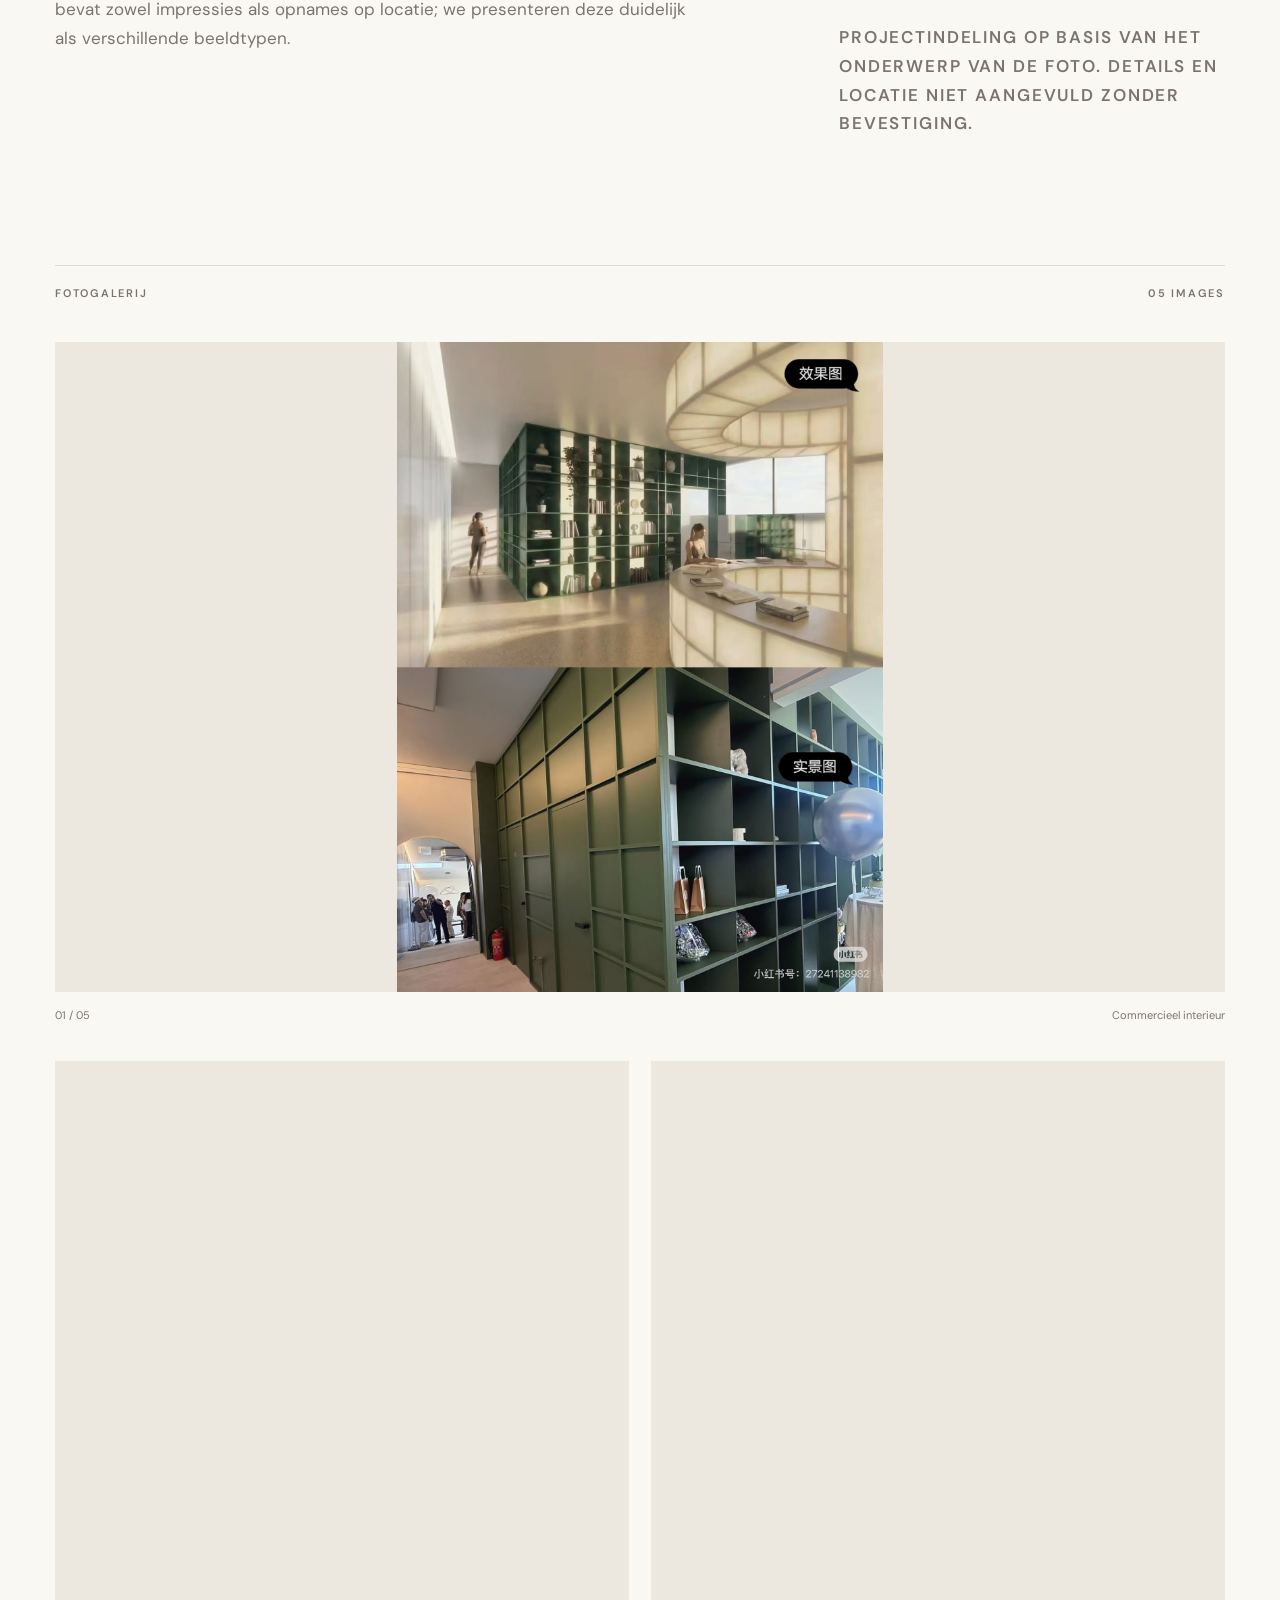
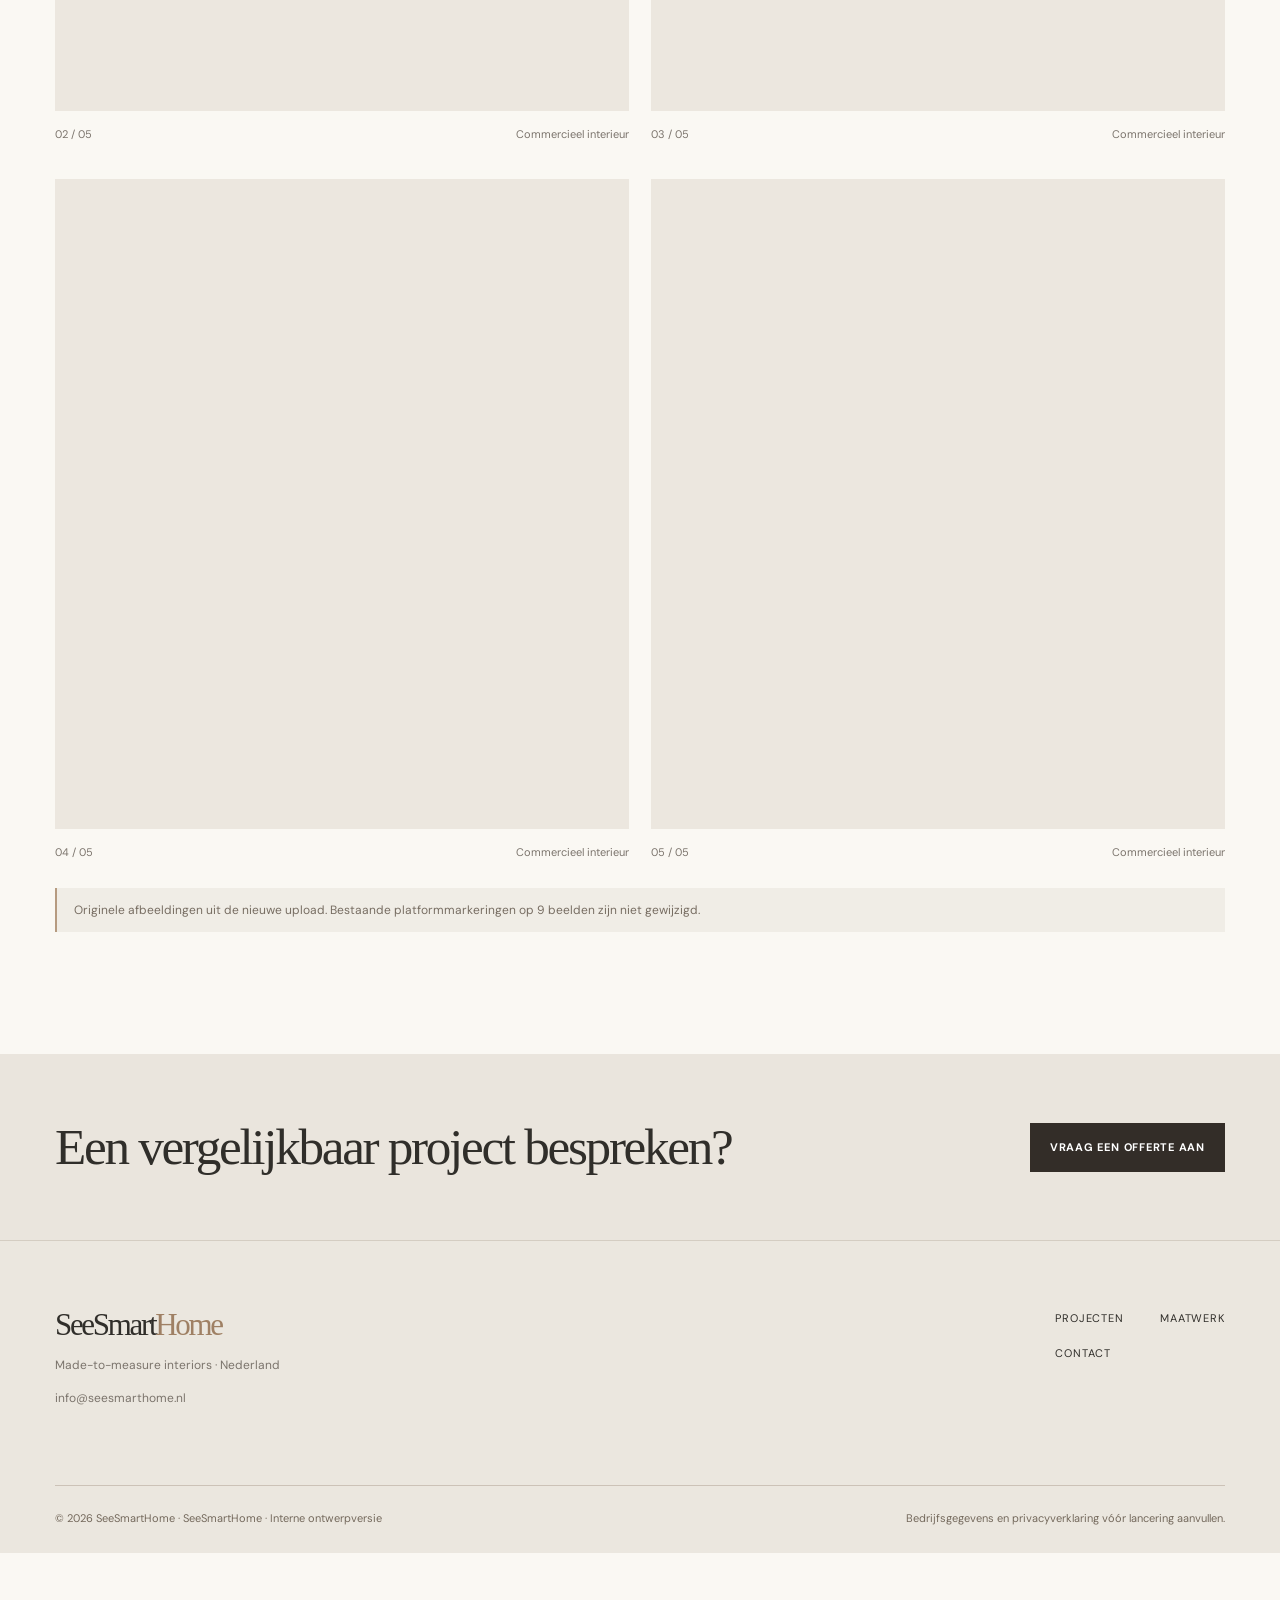
<file: green-studio.html>
<!doctype html>
<html lang="nl">
<head>
  <meta charset="utf-8">
  <meta name="viewport" content="width=device-width,initial-scale=1">
  <meta name="robots" content="noindex,follow">
  <meta http-equiv="refresh" content="0;url=/projects/green-studio.html">
  <link rel="canonical" href="https://seesmarthome.nl/projects/green-studio.html">
  <title>Groene maatwerkwand | SeeSmartHome</title>
</head>
<body>
  <p><a href="/projects/green-studio.html">Bekijk het bijgewerkte project / View the updated project / 查看更新后的项目</a></p>
</body>
</html>
</file>
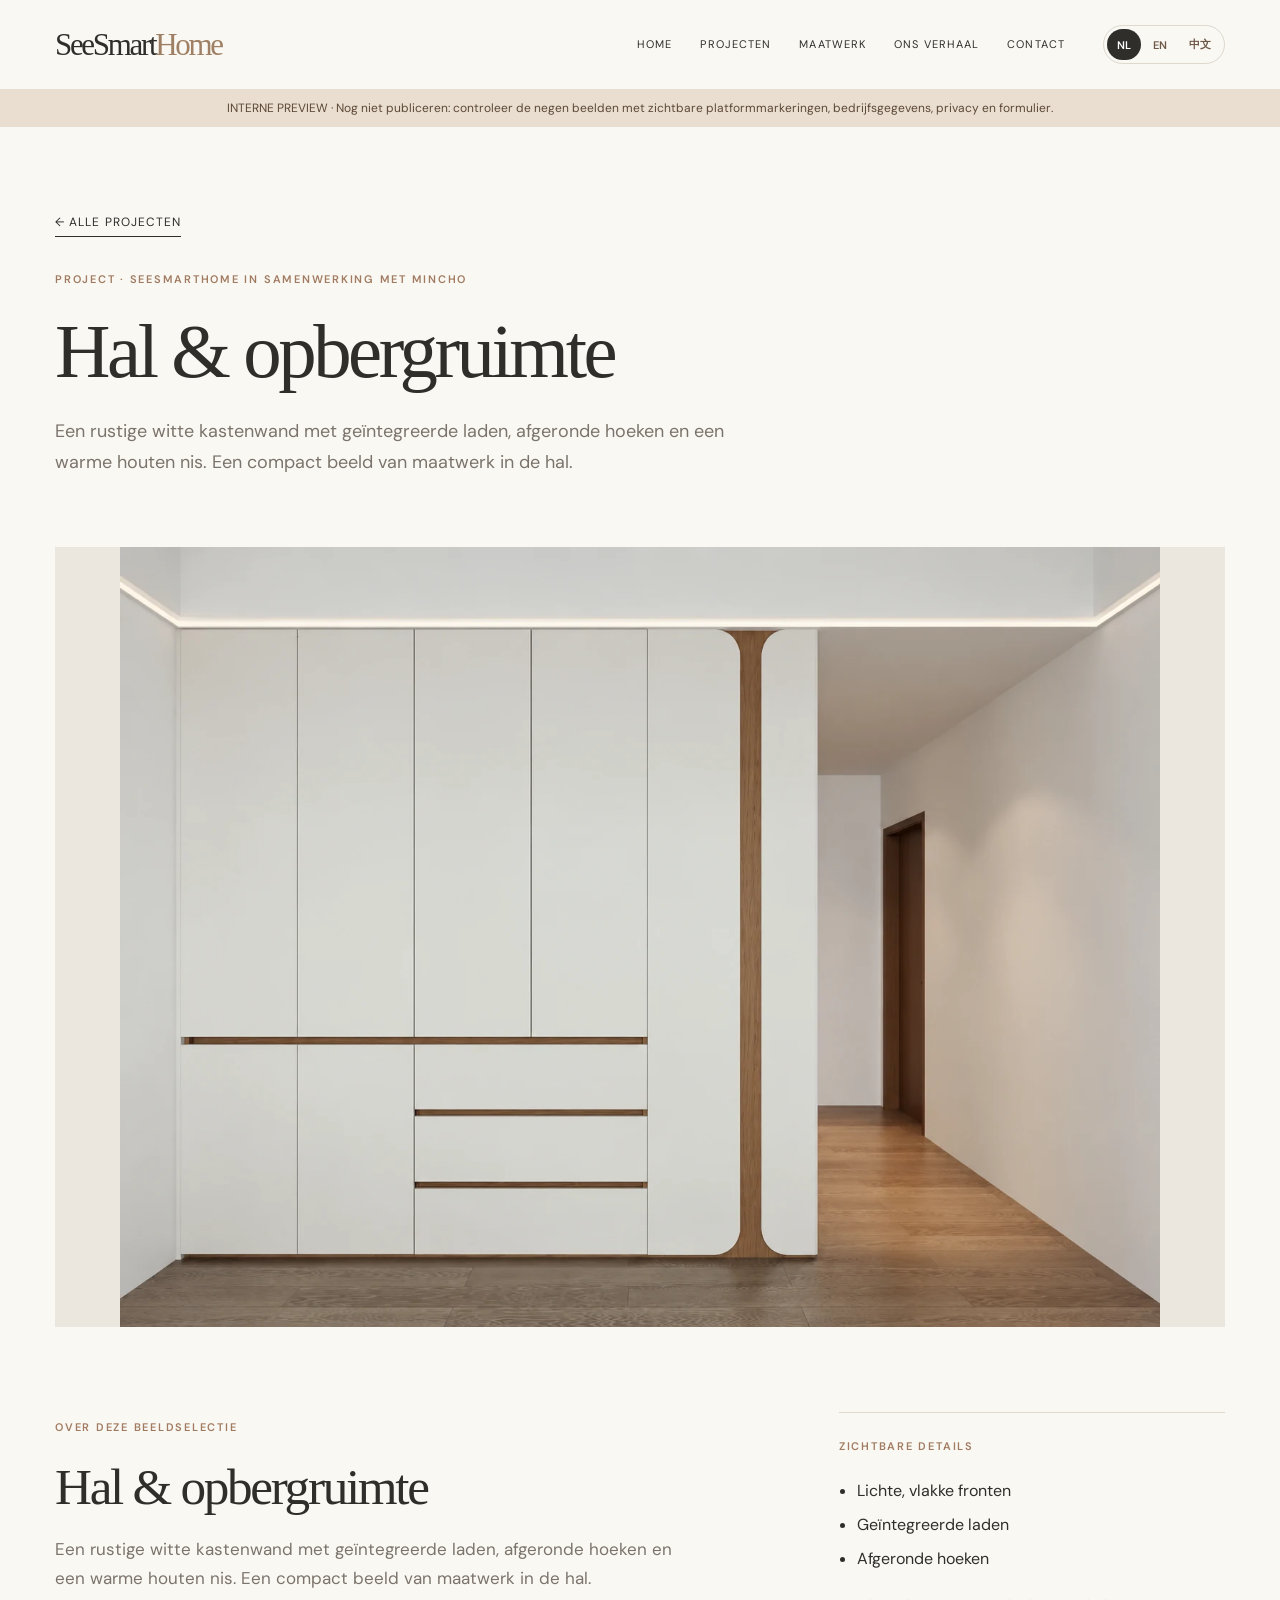
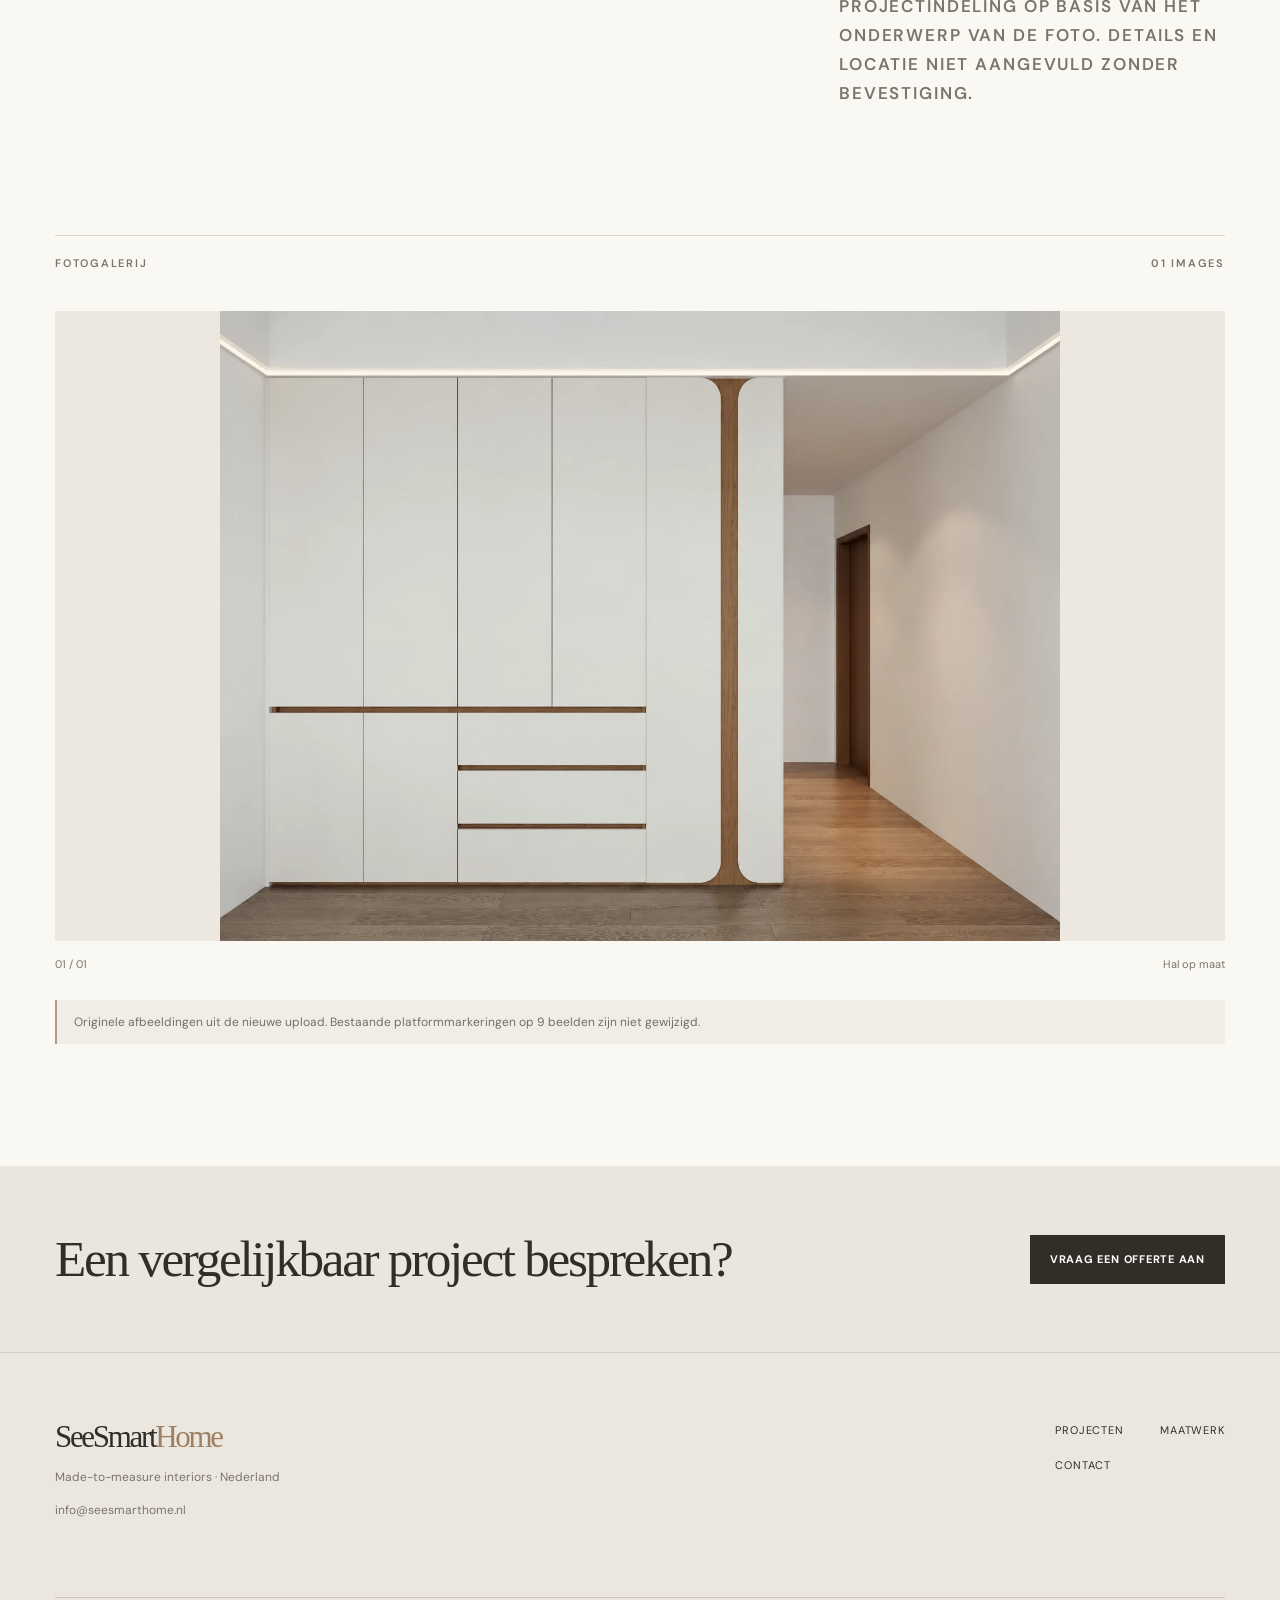
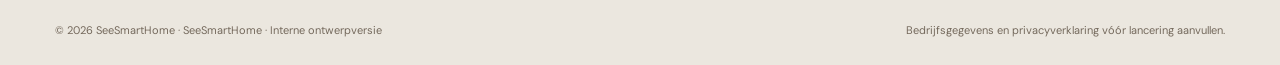
<file: hallway.html>
<!doctype html><html lang="nl"><head><meta charset="utf-8"><meta name="viewport" content="width=device-width, initial-scale=1"><meta name="robots" content="noindex,nofollow,noarchive"><meta name="description" content="Een rustige witte kastenwand met geïntegreerde laden, afgeronde hoeken en een warme houten nis. Een compact beeld van maatwerk in de hal."><title>Hal &amp; opbergruimte | SeeSmartHome</title><link rel="stylesheet" href="../assets/site.css"><script src="../assets/site.js" defer></script></head><body><header class="header wrap" id="top"><a class="brand" href="../index.html" aria-label="SeeSmartHome home">SeeSmart<span>Home</span></a><nav class="nav" id="nav"><a data-i18n="home" href="../index.html">Home</a><a data-i18n="projects" href="../projects/index.html">Projecten</a><a data-i18n="solutions" href="../index.html#maatwerk">Maatwerk</a><a data-i18n="about" href="../index.html#ons-verhaal">Ons verhaal</a><a data-i18n="contact" href="../index.html#contact">Contact</a></nav><div class="lang" aria-label="Language"><button class="lang-btn active" type="button" data-lang="nl">NL</button><button class="lang-btn" type="button" data-lang="en">EN</button><button class="lang-btn" type="button" data-lang="zh">中文</button></div><button class="menu" aria-label="Toggle menu" aria-controls="nav" aria-expanded="false">☰</button></header><div class="preview-note" data-i18n="notes">INTERNE PREVIEW · Nog niet publiceren: controleer de negen beelden met zichtbare platformmarkeringen, bedrijfsgegevens, privacy en formulier.</div><main><section class="wrap detail-top"><a href="index.html" class="text-link" data-i18n="back">← Alle projecten</a><span class="eyebrow" data-i18n="collab">Project · SeeSmartHome in samenwerking met MINCHO</span><h1 data-project="hallway" data-field="name">Hal &amp; opbergruimte</h1><p data-project="hallway" data-field="description">Een rustige witte kastenwand met geïntegreerde laden, afgeronde hoeken en een warme houten nis. Een compact beeld van maatwerk in de hal.</p></section><div class="detail-hero wrap"><img class="" src="../assets/clean-6311.webp" alt="Hal &amp; opbergruimte" width="1448" height="1086" loading="eager" decoding="async"></div><section class="wrap detail-description"><div><span class="eyebrow" data-i18n="summary">Over deze beeldselectie</span><h2 data-project="hallway" data-field="name">Hal &amp; opbergruimte</h2><p data-project="hallway" data-field="description">Een rustige witte kastenwand met geïntegreerde laden, afgeronde hoeken en een warme houten nis. Een compact beeld van maatwerk in de hal.</p></div><aside><span class="eyebrow" data-i18n="details">Zichtbare details</span><ul><li data-project="hallway" data-field="details" data-detail="0">Lichte, vlakke fronten</li><li data-project="hallway" data-field="details" data-detail="1">Geïntegreerde laden</li><li data-project="hallway" data-field="details" data-detail="2">Afgeronde hoeken</li></ul><p class="micro" data-i18n="origin">Projectindeling op basis van het onderwerp van de foto. Details en locatie niet aangevuld zonder bevestiging.</p></aside></section><section class="wrap detail-gallery"><div class="section-label"><span data-i18n="gallery">Fotogalerij</span><span>01 IMAGES</span></div><div class="gallery-grid"><figure class="gallery-item "><img class="" src="../assets/clean-6311.webp" alt="Hal &amp; opbergruimte" width="1448" height="1086" loading="lazy" decoding="async"><figcaption><span>01 / 01</span> <span data-project="hallway" data-field="cat">Hal op maat</span></figcaption></figure></div><p class="image-note" data-i18n="imageNote">Originele afbeeldingen uit de nieuwe upload. Bestaande platformmarkeringen op 9 beelden zijn niet gewijzigd.</p></section><section class="cta-band"><div class="wrap cta-band-inner"><h2 data-i18n="similar">Een vergelijkbaar project bespreken?</h2><a class="btn btn-primary" data-i18n="cta" href="../index.html?project=hallway#contact">Vraag een offerte aan</a></div></section></main><footer class="footer"><div class="wrap footer-grid"><div><a href="../index.html" class="brand">SeeSmart<span>Home</span></a><p>Made-to-measure interiors · Nederland</p><p><a href="mailto:info@seesmarthome.nl">info@seesmarthome.nl</a></p></div><div class="footer-nav"><a data-i18n="projects" href="../projects/index.html">Projecten</a><a data-i18n="solutions" href="../index.html#maatwerk">Maatwerk</a><a data-i18n="contact" href="../index.html#contact">Contact</a></div></div><div class="wrap footer-bottom"><span>© 2026 SeeSmartHome · <span data-i18n="footer">Interne ontwerpversie</span></span><span data-i18n="legal">Bedrijfsgegevens en privacyverklaring vóór lancering aanvullen.</span></div></footer></body></html>
</file>
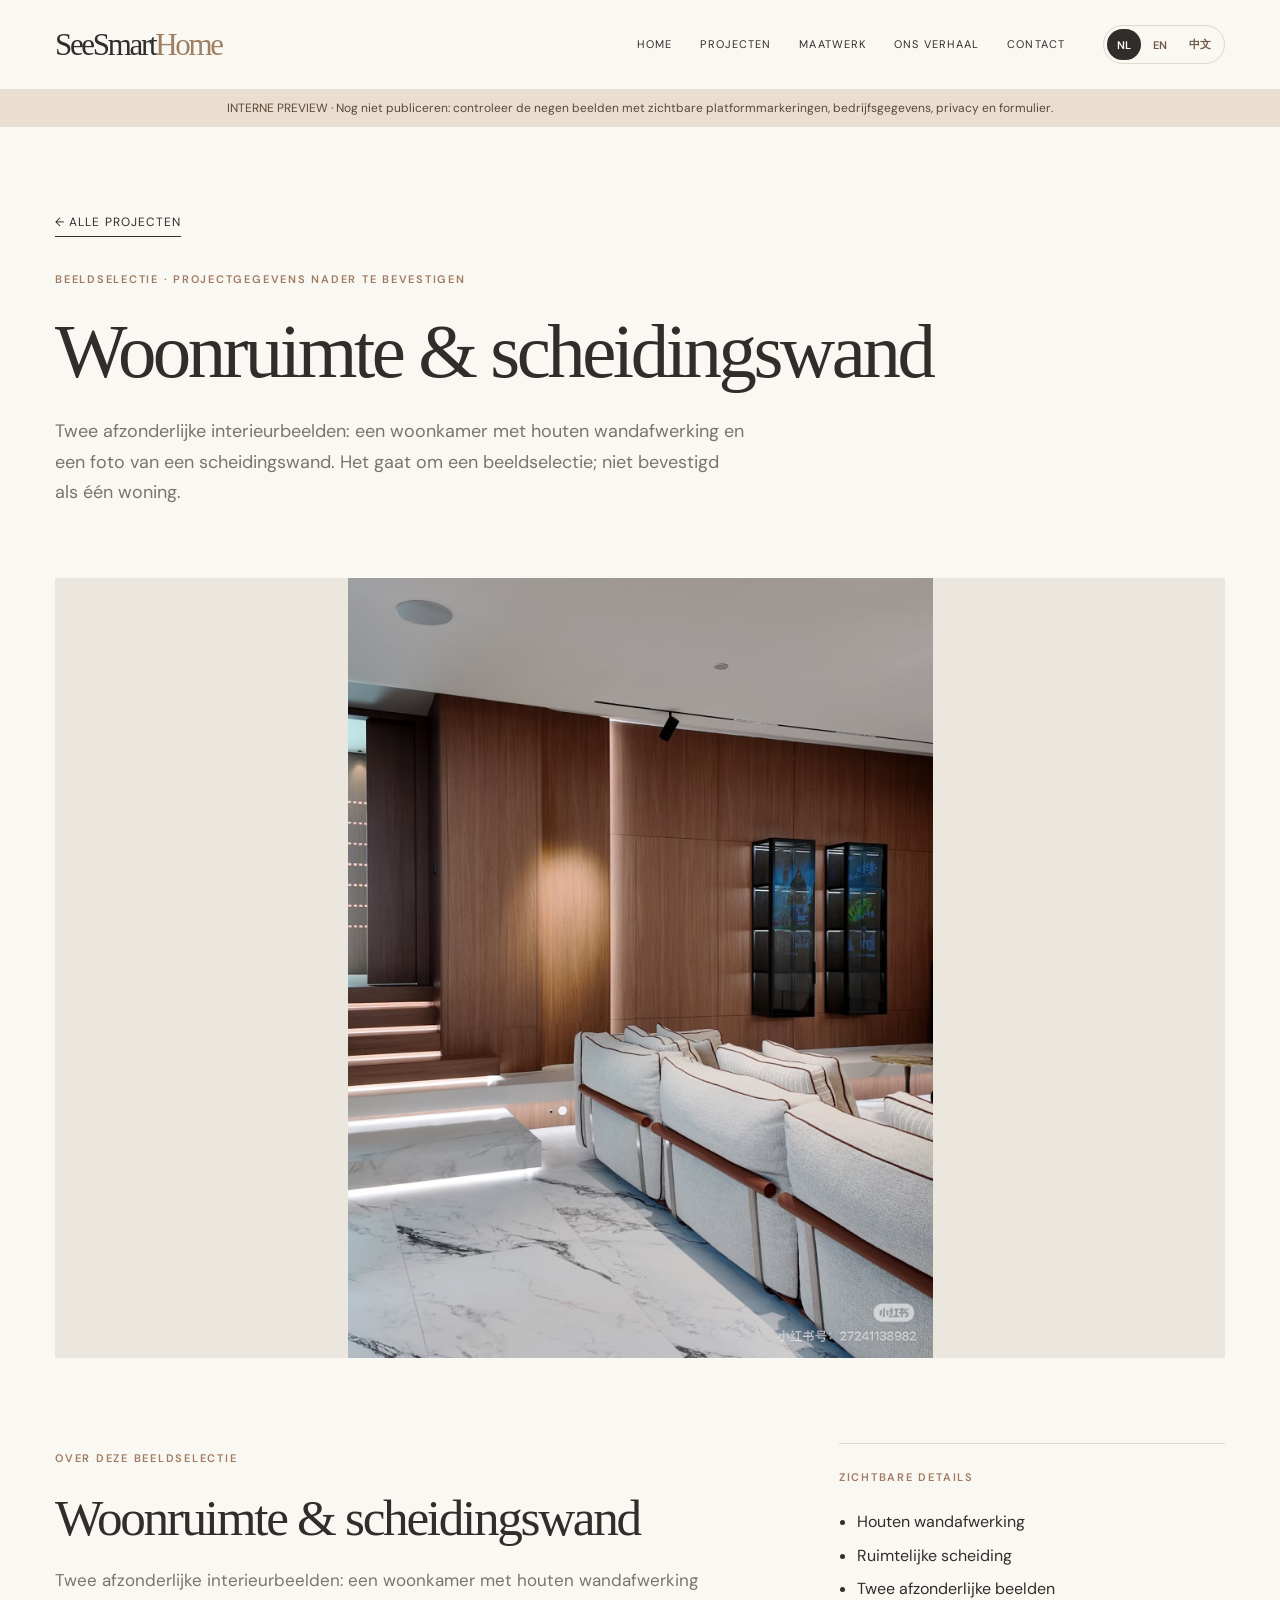
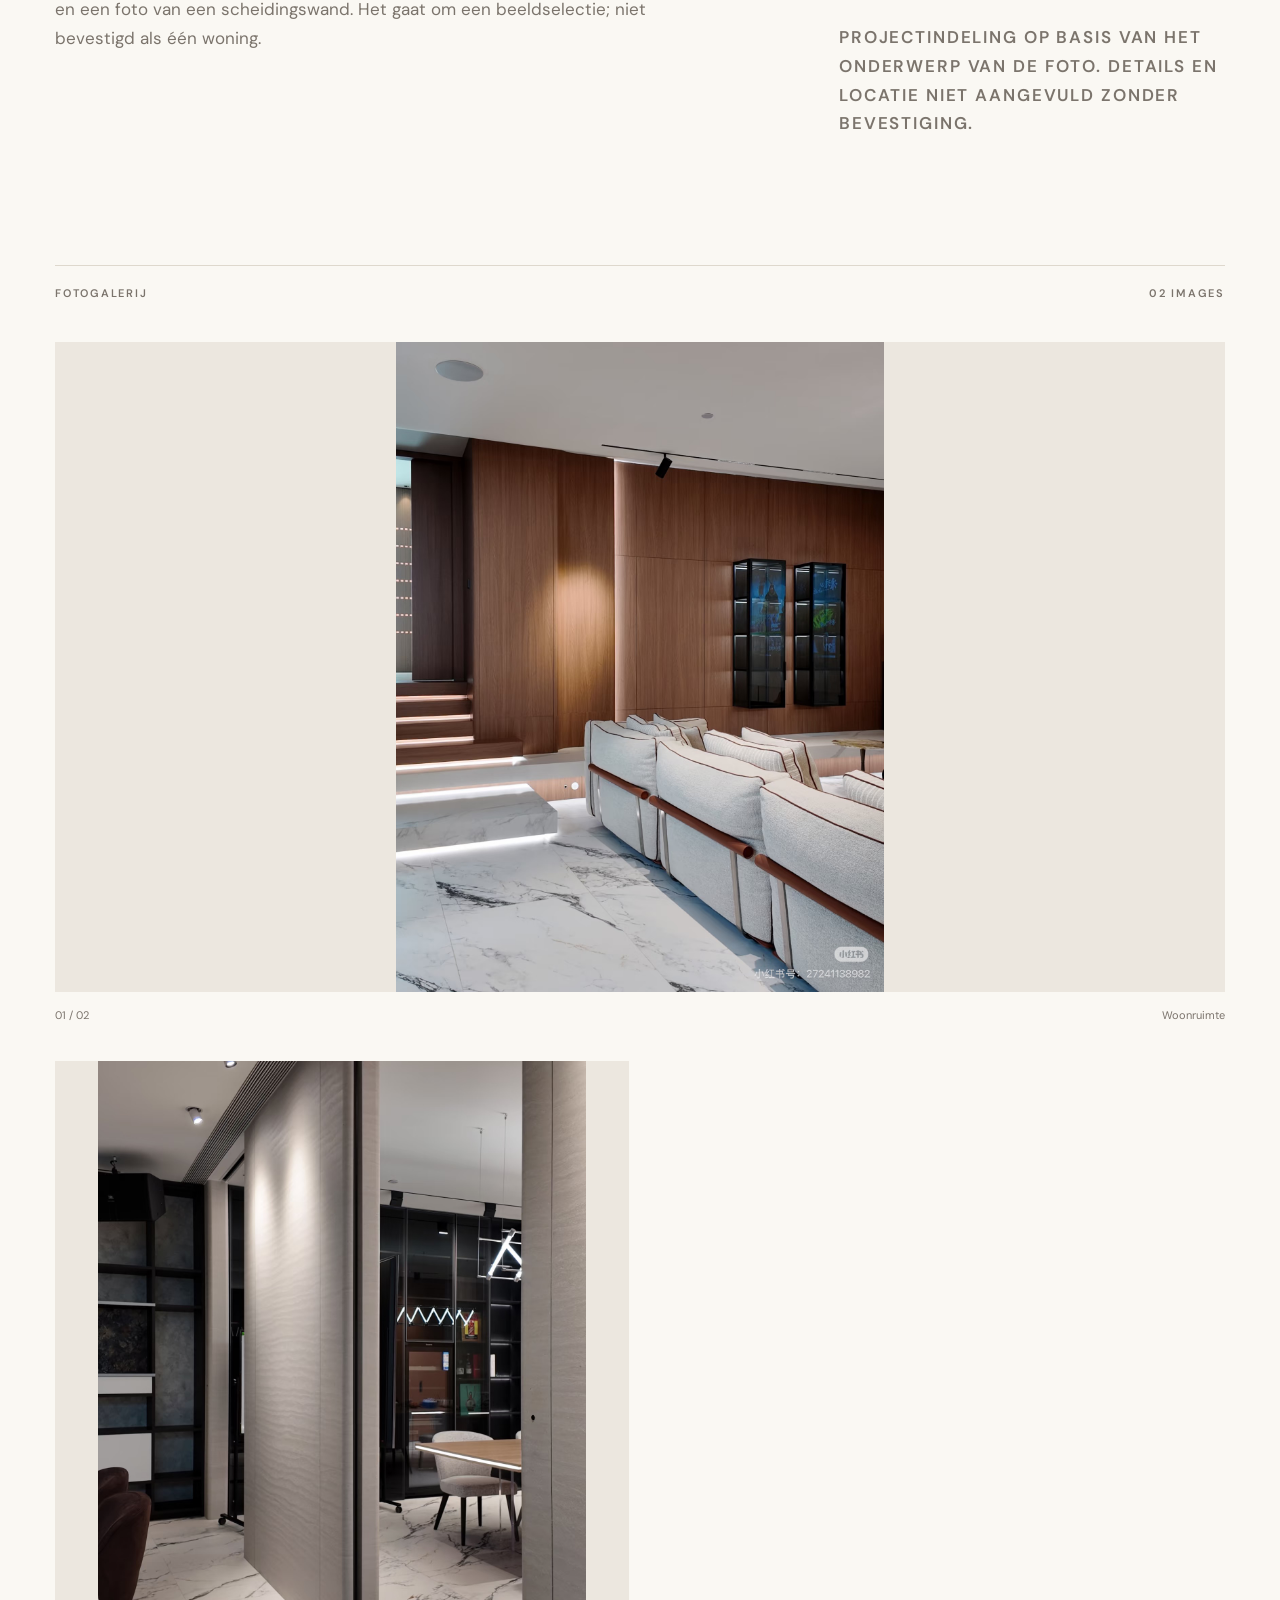
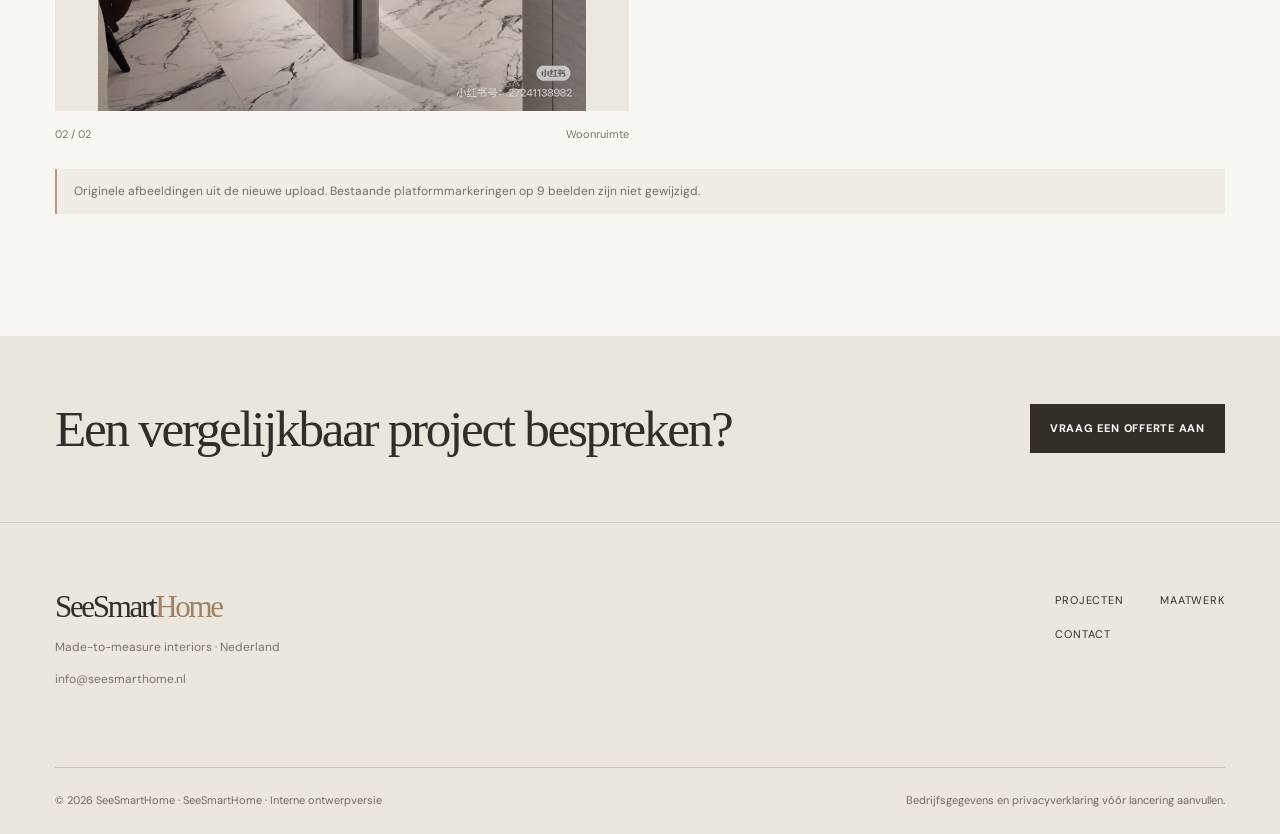
<file: living.html>
<!doctype html><html lang="nl"><head><meta charset="utf-8"><meta name="viewport" content="width=device-width, initial-scale=1"><meta name="robots" content="noindex,nofollow,noarchive"><meta name="description" content="Twee afzonderlijke interieurbeelden: een woonkamer met houten wandafwerking en een foto van een scheidingswand. Het gaat om een beeldselectie; niet bevestigd als één woning."><title>Woonruimte &amp; scheidingswand | SeeSmartHome</title><link rel="stylesheet" href="../assets/site.css"><script src="../assets/site.js" defer></script></head><body><header class="header wrap" id="top"><a class="brand" href="../index.html" aria-label="SeeSmartHome home">SeeSmart<span>Home</span></a><nav class="nav" id="nav"><a data-i18n="home" href="../index.html">Home</a><a data-i18n="projects" href="../projects/index.html">Projecten</a><a data-i18n="solutions" href="../index.html#maatwerk">Maatwerk</a><a data-i18n="about" href="../index.html#ons-verhaal">Ons verhaal</a><a data-i18n="contact" href="../index.html#contact">Contact</a></nav><div class="lang" aria-label="Language"><button class="lang-btn active" type="button" data-lang="nl">NL</button><button class="lang-btn" type="button" data-lang="en">EN</button><button class="lang-btn" type="button" data-lang="zh">中文</button></div><button class="menu" aria-label="Toggle menu" aria-controls="nav" aria-expanded="false">☰</button></header><div class="preview-note" data-i18n="notes">INTERNE PREVIEW · Nog niet publiceren: controleer de negen beelden met zichtbare platformmarkeringen, bedrijfsgegevens, privacy en formulier.</div><main><section class="wrap detail-top"><a href="index.html" class="text-link" data-i18n="back">← Alle projecten</a><span class="eyebrow" data-i18n="review">Beeldselectie · projectgegevens nader te bevestigen</span><h1 data-project="living" data-field="name">Woonruimte &amp; scheidingswand</h1><p data-project="living" data-field="description">Twee afzonderlijke interieurbeelden: een woonkamer met houten wandafwerking en een foto van een scheidingswand. Het gaat om een beeldselectie; niet bevestigd als één woning.</p></section><div class="detail-hero wrap"><img class="" src="../assets/new-6329.jpeg" alt="Woonruimte &amp; scheidingswand" width="1440" height="1920" loading="eager" decoding="async"></div><section class="wrap detail-description"><div><span class="eyebrow" data-i18n="summary">Over deze beeldselectie</span><h2 data-project="living" data-field="name">Woonruimte &amp; scheidingswand</h2><p data-project="living" data-field="description">Twee afzonderlijke interieurbeelden: een woonkamer met houten wandafwerking en een foto van een scheidingswand. Het gaat om een beeldselectie; niet bevestigd als één woning.</p></div><aside><span class="eyebrow" data-i18n="details">Zichtbare details</span><ul><li data-project="living" data-field="details" data-detail="0">Houten wandafwerking</li><li data-project="living" data-field="details" data-detail="1">Ruimtelijke scheiding</li><li data-project="living" data-field="details" data-detail="2">Twee afzonderlijke beelden</li></ul><p class="micro" data-i18n="origin">Projectindeling op basis van het onderwerp van de foto. Details en locatie niet aangevuld zonder bevestiging.</p></aside></section><section class="wrap detail-gallery"><div class="section-label"><span data-i18n="gallery">Fotogalerij</span><span>02 IMAGES</span></div><div class="gallery-grid"><figure class="gallery-item portrait"><img class="" src="../assets/new-6329.jpeg" alt="Woonruimte &amp; scheidingswand" width="1440" height="1920" loading="lazy" decoding="async"><figcaption><span>01 / 02</span> <span data-project="living" data-field="cat">Woonruimte</span></figcaption></figure><figure class="gallery-item portrait"><img class="" src="../assets/new-6328.jpeg" alt="Woonruimte &amp; scheidingswand" width="1440" height="1920" loading="lazy" decoding="async"><figcaption><span>02 / 02</span> <span data-project="living" data-field="cat">Woonruimte</span></figcaption></figure></div><p class="image-note" data-i18n="imageNote">Originele afbeeldingen uit de nieuwe upload. Bestaande platformmarkeringen op 9 beelden zijn niet gewijzigd.</p></section><section class="cta-band"><div class="wrap cta-band-inner"><h2 data-i18n="similar">Een vergelijkbaar project bespreken?</h2><a class="btn btn-primary" data-i18n="cta" href="../index.html?project=living#contact">Vraag een offerte aan</a></div></section></main><footer class="footer"><div class="wrap footer-grid"><div><a href="../index.html" class="brand">SeeSmart<span>Home</span></a><p>Made-to-measure interiors · Nederland</p><p><a href="mailto:info@seesmarthome.nl">info@seesmarthome.nl</a></p></div><div class="footer-nav"><a data-i18n="projects" href="../projects/index.html">Projecten</a><a data-i18n="solutions" href="../index.html#maatwerk">Maatwerk</a><a data-i18n="contact" href="../index.html#contact">Contact</a></div></div><div class="wrap footer-bottom"><span>© 2026 SeeSmartHome · <span data-i18n="footer">Interne ontwerpversie</span></span><span data-i18n="legal">Bedrijfsgegevens en privacyverklaring vóór lancering aanvullen.</span></div></footer></body></html>
</file>
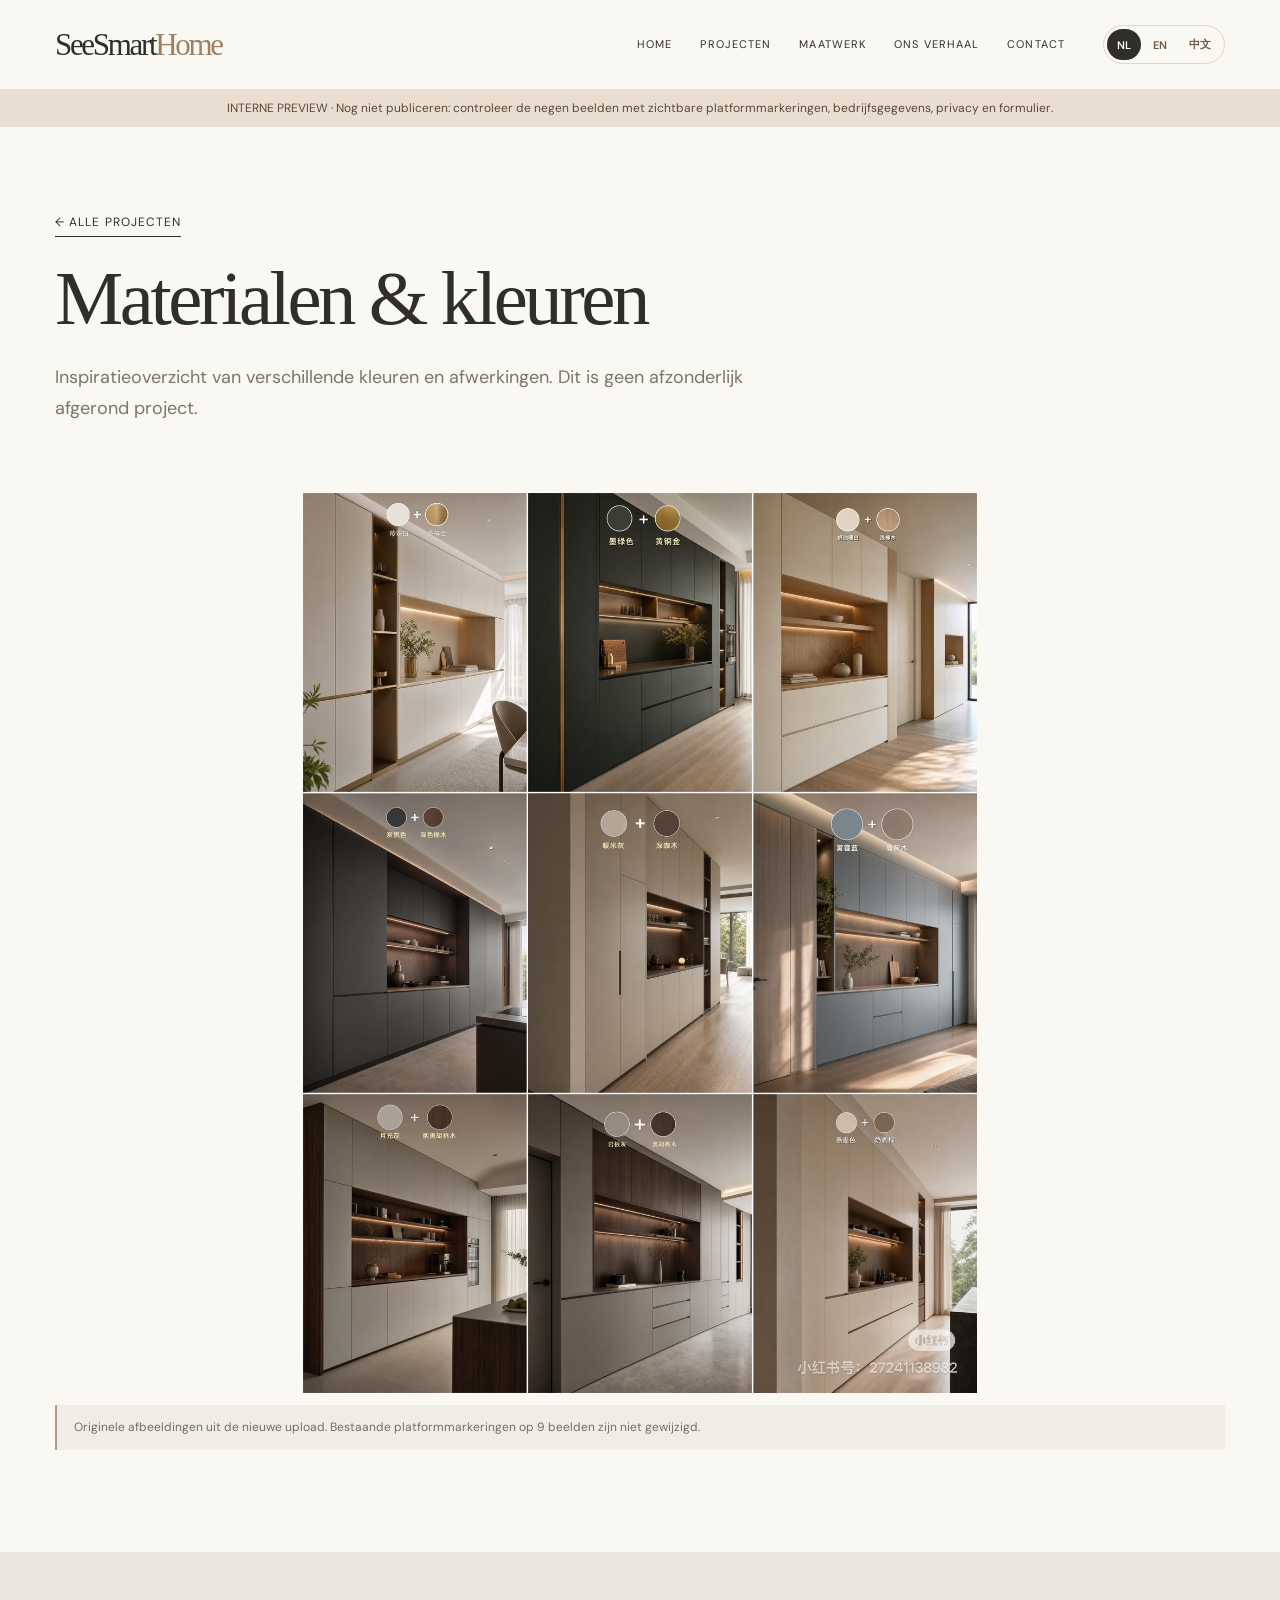
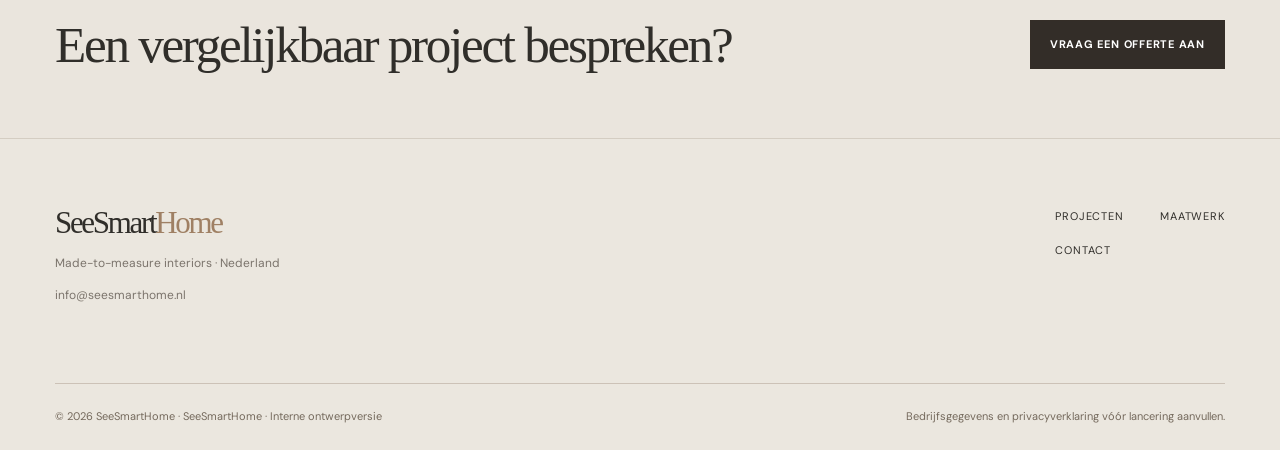
<file: materials.html>
<!doctype html><html lang="nl"><head><meta charset="utf-8"><meta name="viewport" content="width=device-width, initial-scale=1"><meta name="robots" content="noindex,nofollow,noarchive"><meta name="description" content="SeeSmartHome · maatwerk interieurs"><title>Materialen &amp; afwerkingen | SeeSmartHome</title><link rel="stylesheet" href="../assets/site.css"><script src="../assets/site.js" defer></script></head><body><header class="header wrap" id="top"><a class="brand" href="../index.html" aria-label="SeeSmartHome home">SeeSmart<span>Home</span></a><nav class="nav" id="nav"><a data-i18n="home" href="../index.html">Home</a><a data-i18n="projects" href="../projects/index.html">Projecten</a><a data-i18n="solutions" href="../index.html#maatwerk">Maatwerk</a><a data-i18n="about" href="../index.html#ons-verhaal">Ons verhaal</a><a data-i18n="contact" href="../index.html#contact">Contact</a></nav><div class="lang" aria-label="Language"><button class="lang-btn active" type="button" data-lang="nl">NL</button><button class="lang-btn" type="button" data-lang="en">EN</button><button class="lang-btn" type="button" data-lang="zh">中文</button></div><button class="menu" aria-label="Toggle menu" aria-controls="nav" aria-expanded="false">☰</button></header><div class="preview-note" data-i18n="notes">INTERNE PREVIEW · Nog niet publiceren: controleer de negen beelden met zichtbare platformmarkeringen, bedrijfsgegevens, privacy en formulier.</div><main><section class="wrap detail-top"><a class="text-link" data-i18n="back" href="index.html">← Alle projecten</a><h1 data-i18n="matTitle">Materialen & kleuren</h1><p data-i18n="materialText">Inspiratieoverzicht van verschillende kleuren en afwerkingen. Dit is geen afzonderlijk afgerond project.</p></section><div class="wrap material-large"><img class="" src="../assets/new-6331.jpeg" alt="Material and colour combination collage" width="1242" height="1660" loading="eager" decoding="async"><p class="image-note" data-i18n="imageNote">Originele afbeeldingen uit de nieuwe upload. Bestaande platformmarkeringen op 9 beelden zijn niet gewijzigd.</p></div><section class="cta-band"><div class="wrap cta-band-inner"><h2 data-i18n="similar">Een vergelijkbaar project bespreken?</h2><a class="btn btn-primary" href="../index.html#contact" data-i18n="cta">Vraag een offerte aan</a></div></section></main><footer class="footer"><div class="wrap footer-grid"><div><a href="../index.html" class="brand">SeeSmart<span>Home</span></a><p>Made-to-measure interiors · Nederland</p><p><a href="mailto:info@seesmarthome.nl">info@seesmarthome.nl</a></p></div><div class="footer-nav"><a data-i18n="projects" href="../projects/index.html">Projecten</a><a data-i18n="solutions" href="../index.html#maatwerk">Maatwerk</a><a data-i18n="contact" href="../index.html#contact">Contact</a></div></div><div class="wrap footer-bottom"><span>© 2026 SeeSmartHome · <span data-i18n="footer">Interne ontwerpversie</span></span><span data-i18n="legal">Bedrijfsgegevens en privacyverklaring vóór lancering aanvullen.</span></div></footer></body></html>
</file>
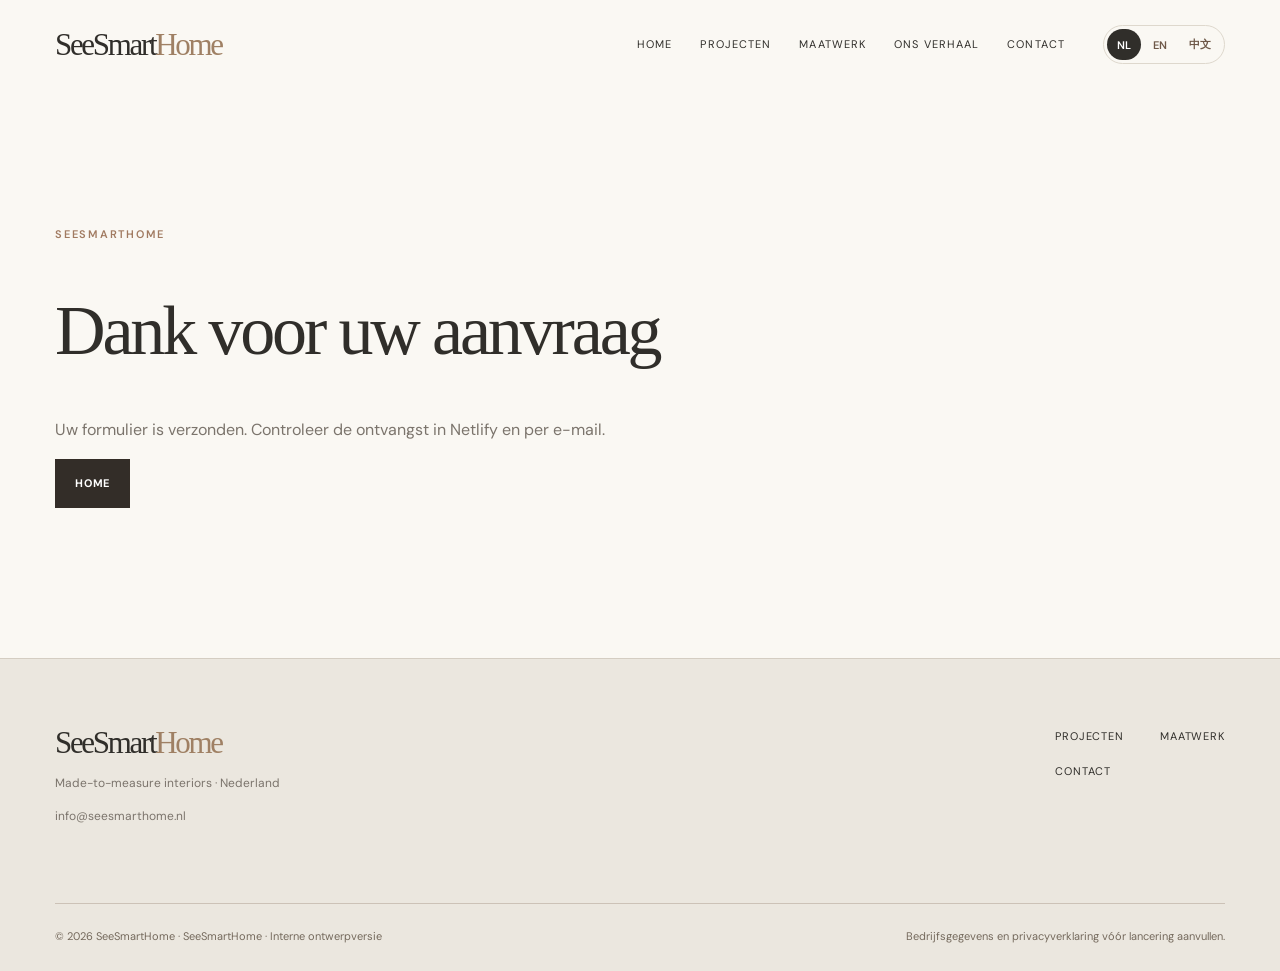
<file: thank-you.html>
<!doctype html><html lang="nl"><head><meta charset="utf-8"><meta name="viewport" content="width=device-width, initial-scale=1"><meta name="robots" content="noindex,nofollow,noarchive"><meta name="description" content="SeeSmartHome · maatwerk interieurs"><title>Bedankt | SeeSmartHome</title><link rel="stylesheet" href="assets/site.css"><script src="assets/site.js" defer></script></head><body><header class="header wrap" id="top"><a class="brand" href="index.html" aria-label="SeeSmartHome home">SeeSmart<span>Home</span></a><nav class="nav" id="nav"><a data-i18n="home" href="index.html">Home</a><a data-i18n="projects" href="projects/index.html">Projecten</a><a data-i18n="solutions" href="index.html#maatwerk">Maatwerk</a><a data-i18n="about" href="index.html#ons-verhaal">Ons verhaal</a><a data-i18n="contact" href="index.html#contact">Contact</a></nav><div class="lang" aria-label="Language"><button class="lang-btn active" type="button" data-lang="nl">NL</button><button class="lang-btn" type="button" data-lang="en">EN</button><button class="lang-btn" type="button" data-lang="zh">中文</button></div><button class="menu" aria-label="Toggle menu" aria-controls="nav" aria-expanded="false">☰</button></header><main class="thanks wrap"><span class="eyebrow">SEESMARTHOME</span><h1 data-i18n="thanks">Dank voor uw aanvraag</h1><p data-i18n="thanksText">Uw formulier is verzonden. Controleer de ontvangst in Netlify en per e-mail.</p><a class="btn btn-primary" href="index.html" data-i18n="home">Home</a></main><footer class="footer"><div class="wrap footer-grid"><div><a href="index.html" class="brand">SeeSmart<span>Home</span></a><p>Made-to-measure interiors · Nederland</p><p><a href="mailto:info@seesmarthome.nl">info@seesmarthome.nl</a></p></div><div class="footer-nav"><a data-i18n="projects" href="projects/index.html">Projecten</a><a data-i18n="solutions" href="index.html#maatwerk">Maatwerk</a><a data-i18n="contact" href="index.html#contact">Contact</a></div></div><div class="wrap footer-bottom"><span>© 2026 SeeSmartHome · <span data-i18n="footer">Interne ontwerpversie</span></span><span data-i18n="legal">Bedrijfsgegevens en privacyverklaring vóór lancering aanvullen.</span></div></footer></body></html>
</file>
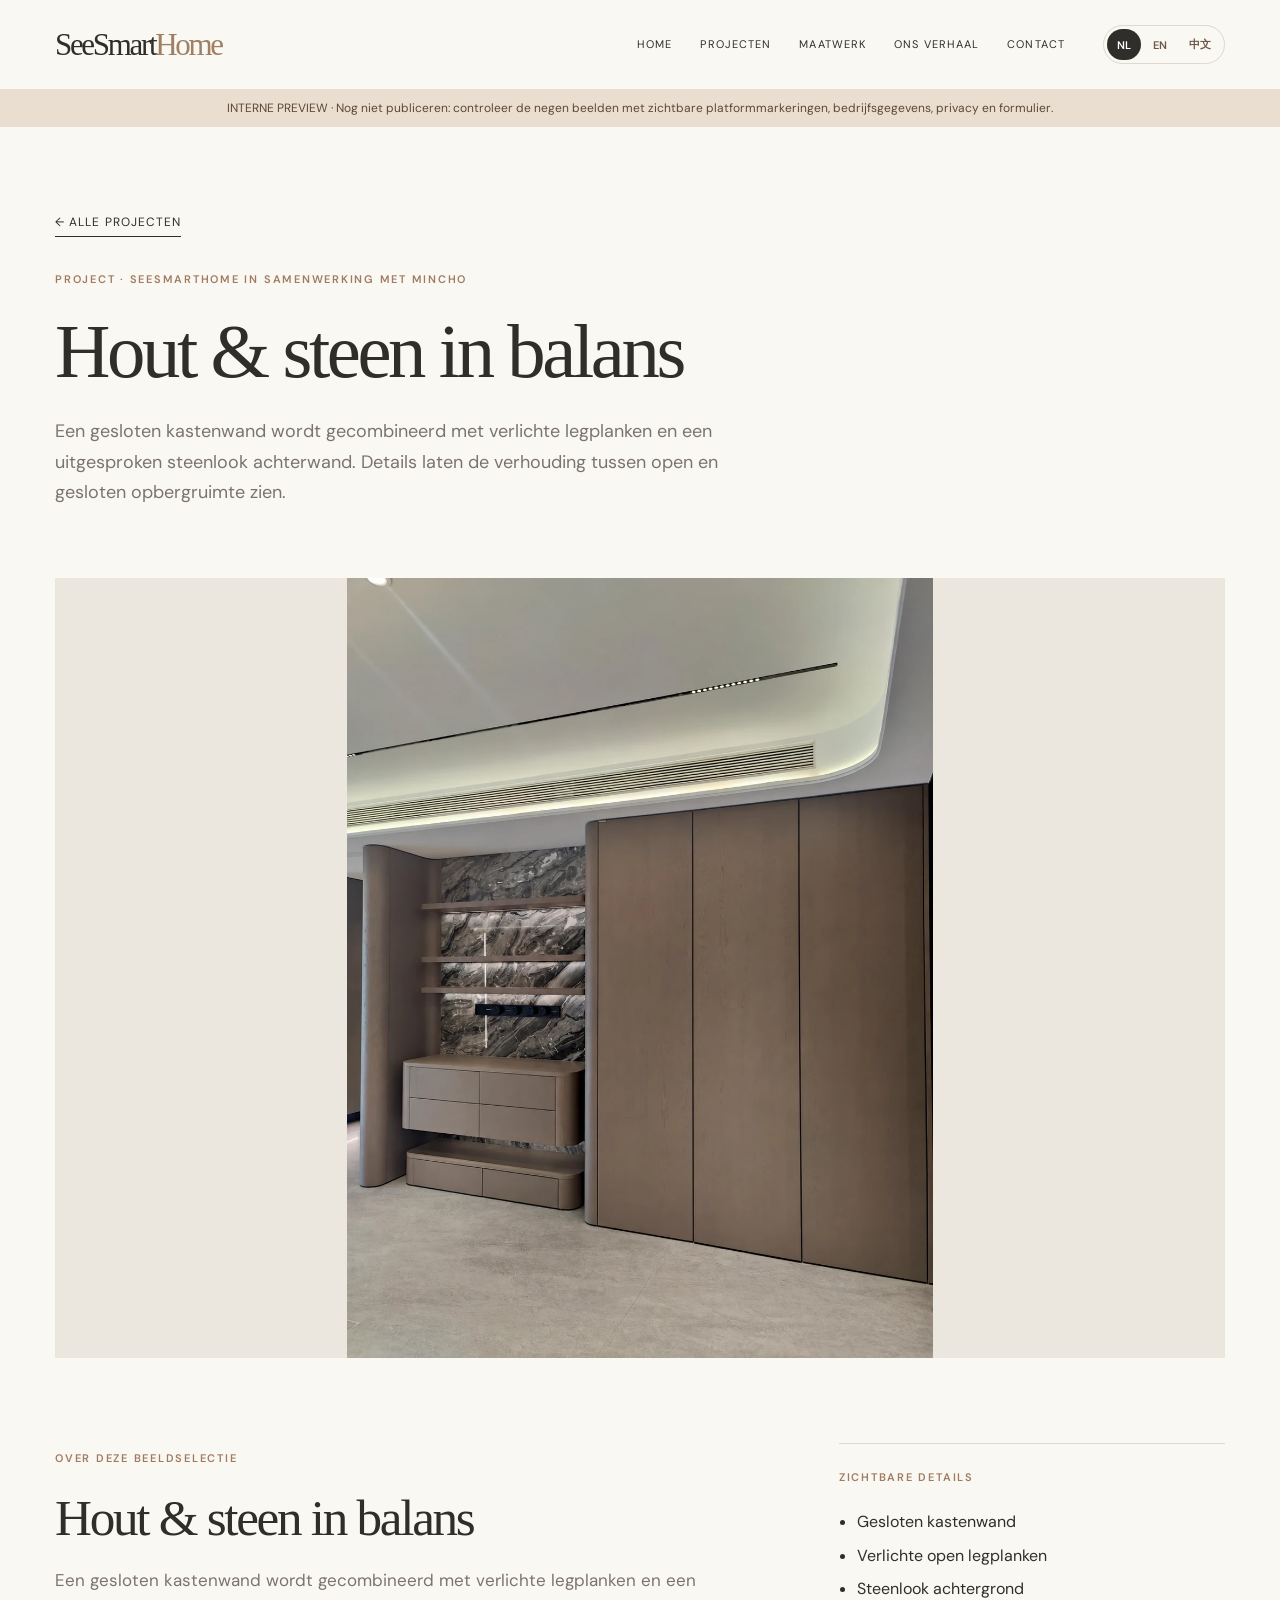
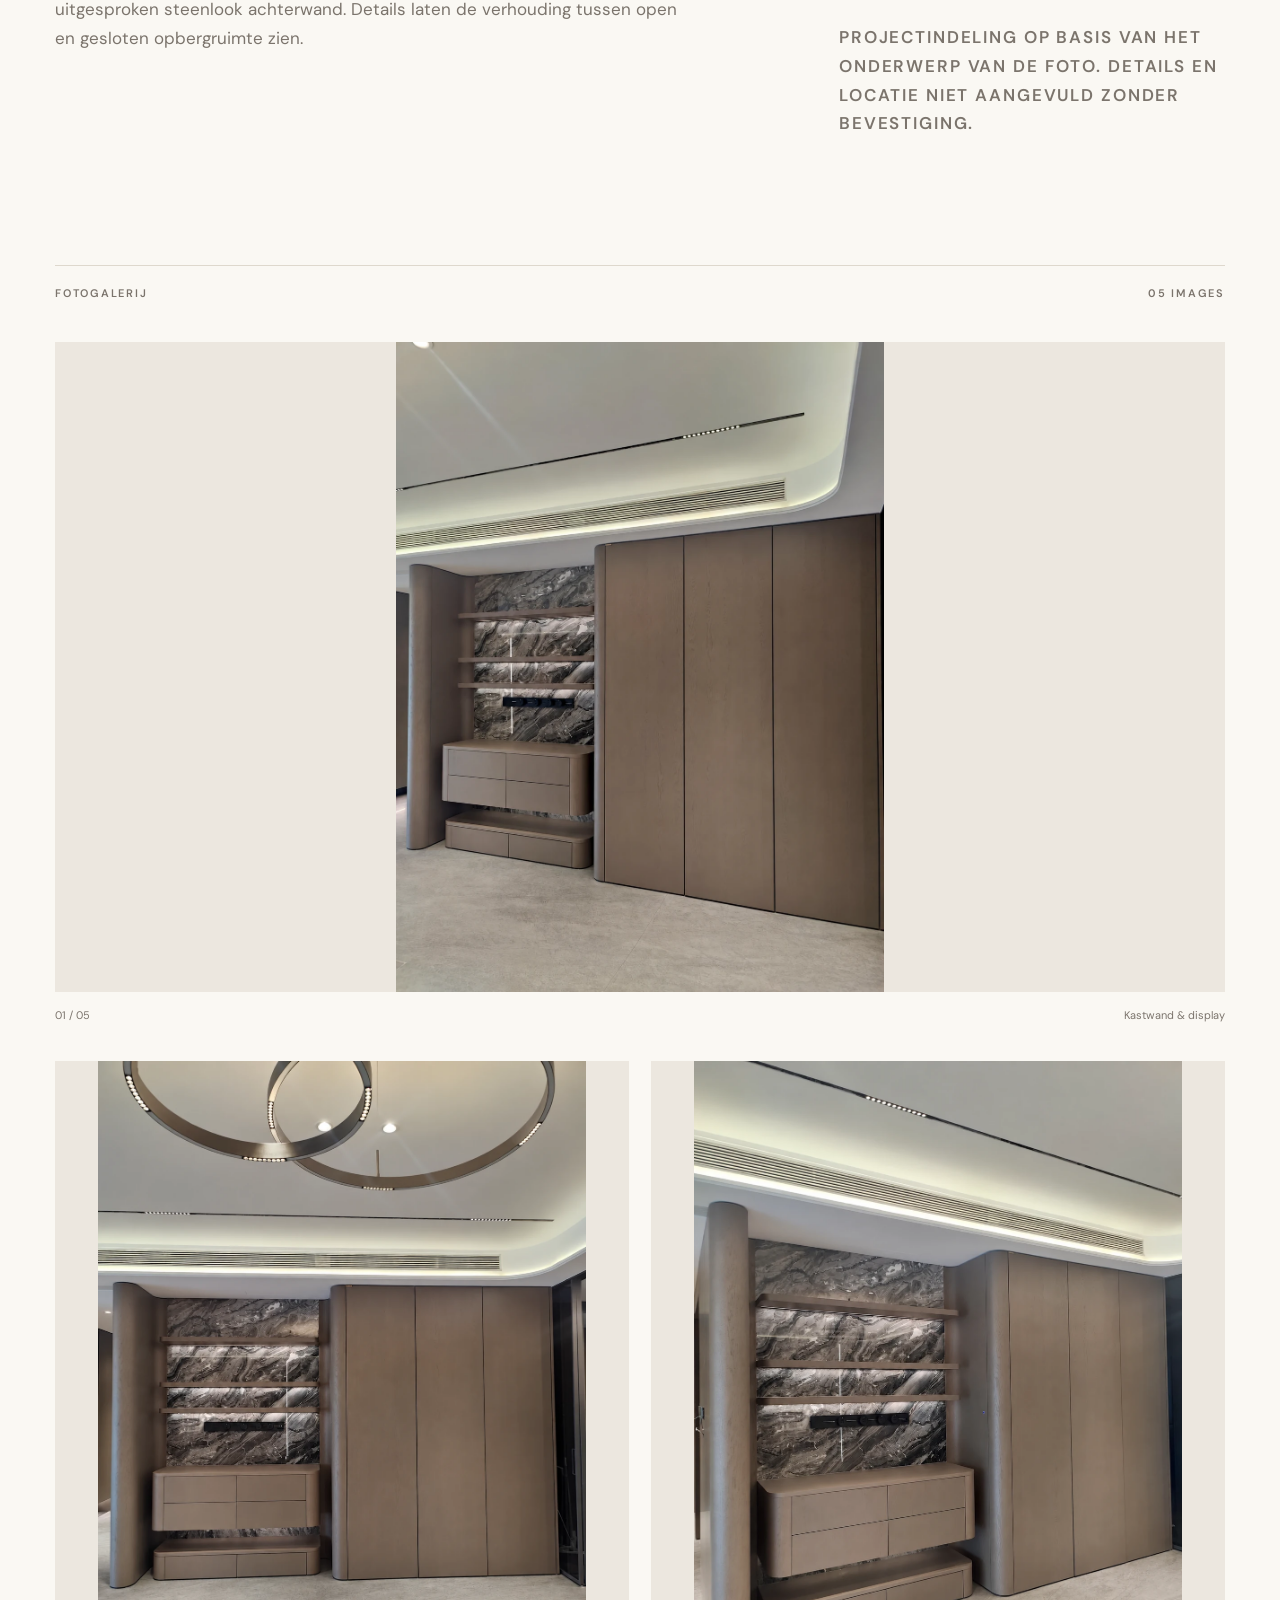
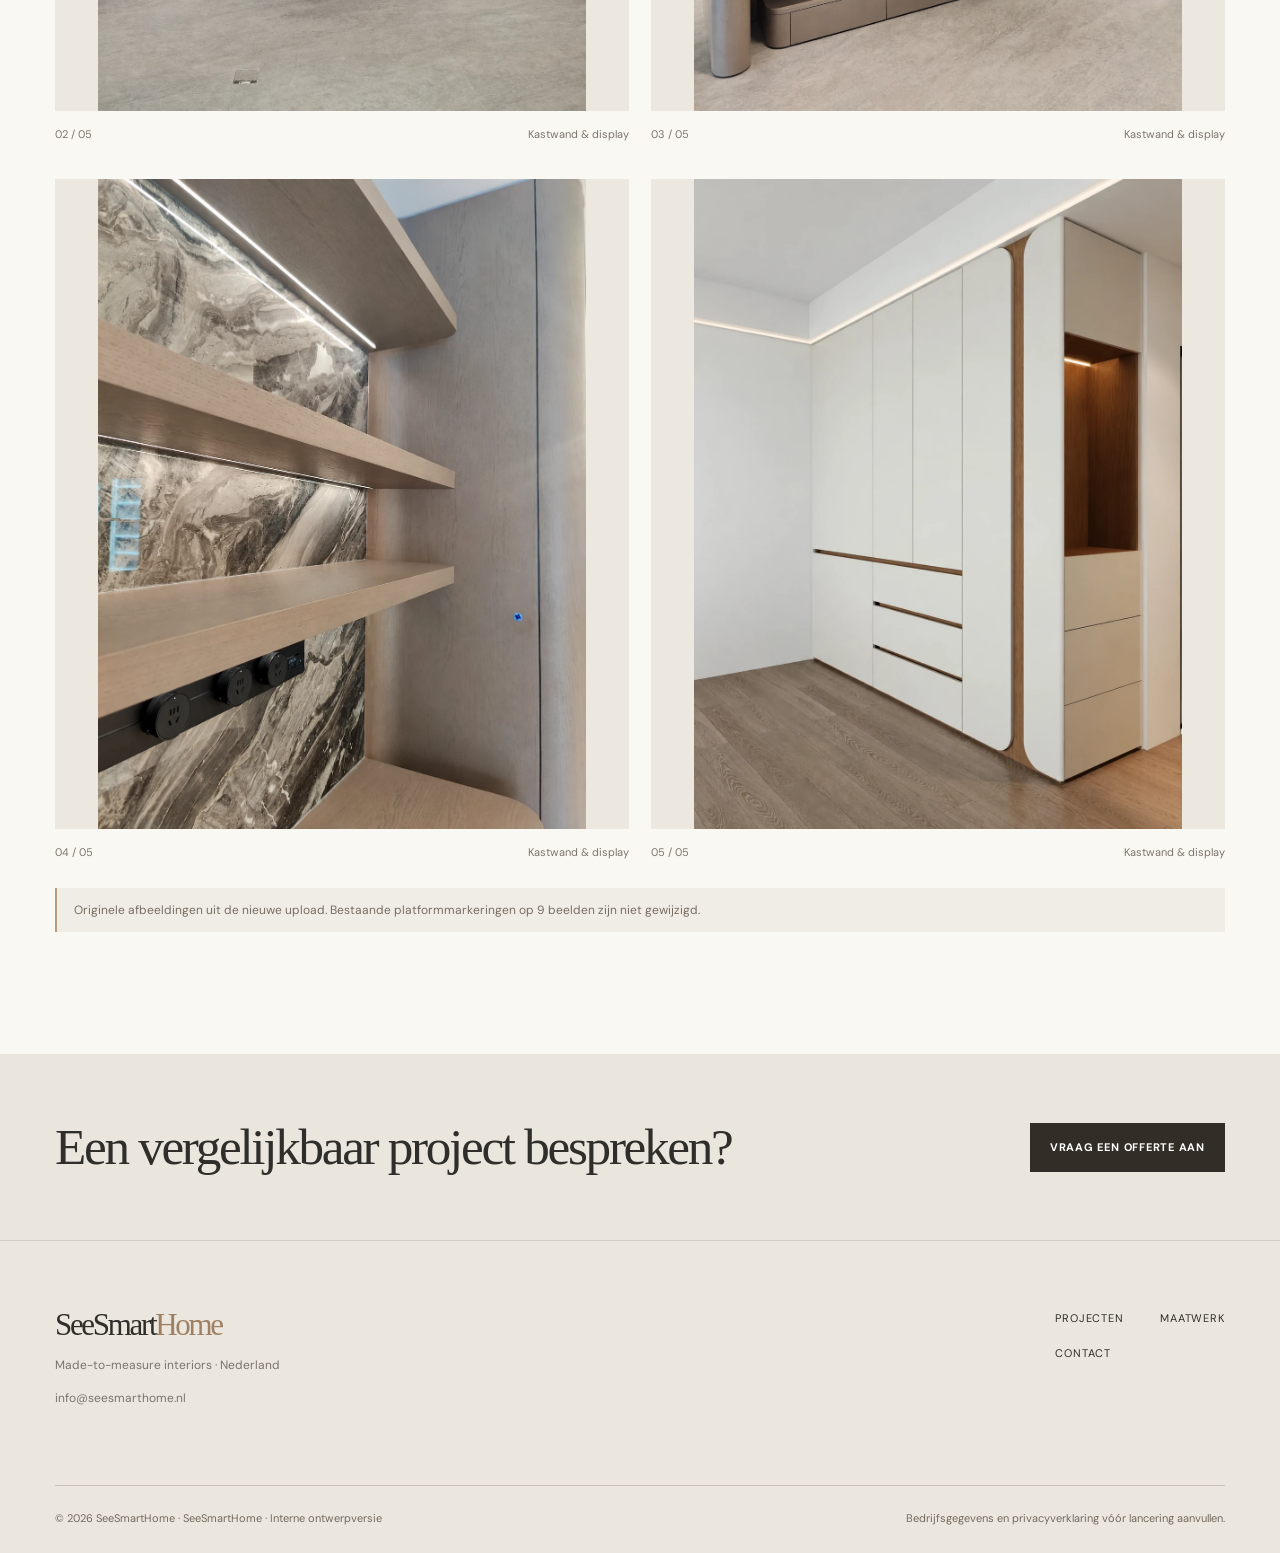
<file: wood-stone.html>
<!doctype html><html lang="nl"><head><meta charset="utf-8"><meta name="viewport" content="width=device-width, initial-scale=1"><meta name="robots" content="noindex,nofollow,noarchive"><meta name="description" content="Een gesloten kastenwand wordt gecombineerd met verlichte legplanken en een uitgesproken steenlook achterwand. Details laten de verhouding tussen open en gesloten opbergruimte zien."><title>Hout &amp; steen in balans | SeeSmartHome</title><link rel="stylesheet" href="../assets/site.css"><script src="../assets/site.js" defer></script></head><body><header class="header wrap" id="top"><a class="brand" href="../index.html" aria-label="SeeSmartHome home">SeeSmart<span>Home</span></a><nav class="nav" id="nav"><a data-i18n="home" href="../index.html">Home</a><a data-i18n="projects" href="../projects/index.html">Projecten</a><a data-i18n="solutions" href="../index.html#maatwerk">Maatwerk</a><a data-i18n="about" href="../index.html#ons-verhaal">Ons verhaal</a><a data-i18n="contact" href="../index.html#contact">Contact</a></nav><div class="lang" aria-label="Language"><button class="lang-btn active" type="button" data-lang="nl">NL</button><button class="lang-btn" type="button" data-lang="en">EN</button><button class="lang-btn" type="button" data-lang="zh">中文</button></div><button class="menu" aria-label="Toggle menu" aria-controls="nav" aria-expanded="false">☰</button></header><div class="preview-note" data-i18n="notes">INTERNE PREVIEW · Nog niet publiceren: controleer de negen beelden met zichtbare platformmarkeringen, bedrijfsgegevens, privacy en formulier.</div><main><section class="wrap detail-top"><a href="index.html" class="text-link" data-i18n="back">← Alle projecten</a><span class="eyebrow" data-i18n="collab">Project · SeeSmartHome in samenwerking met MINCHO</span><h1 data-project="wood-stone" data-field="name">Hout &amp; steen in balans</h1><p data-project="wood-stone" data-field="description">Een gesloten kastenwand wordt gecombineerd met verlichte legplanken en een uitgesproken steenlook achterwand. Details laten de verhouding tussen open en gesloten opbergruimte zien.</p></section><div class="detail-hero wrap"><img class="" src="../assets/clean-6309.webp" alt="Hout &amp; steen in balans" width="1087" height="1447" loading="eager" decoding="async"></div><section class="wrap detail-description"><div><span class="eyebrow" data-i18n="summary">Over deze beeldselectie</span><h2 data-project="wood-stone" data-field="name">Hout &amp; steen in balans</h2><p data-project="wood-stone" data-field="description">Een gesloten kastenwand wordt gecombineerd met verlichte legplanken en een uitgesproken steenlook achterwand. Details laten de verhouding tussen open en gesloten opbergruimte zien.</p></div><aside><span class="eyebrow" data-i18n="details">Zichtbare details</span><ul><li data-project="wood-stone" data-field="details" data-detail="0">Gesloten kastenwand</li><li data-project="wood-stone" data-field="details" data-detail="1">Verlichte open legplanken</li><li data-project="wood-stone" data-field="details" data-detail="2">Steenlook achtergrond</li></ul><p class="micro" data-i18n="origin">Projectindeling op basis van het onderwerp van de foto. Details en locatie niet aangevuld zonder bevestiging.</p></aside></section><section class="wrap detail-gallery"><div class="section-label"><span data-i18n="gallery">Fotogalerij</span><span>05 IMAGES</span></div><div class="gallery-grid"><figure class="gallery-item portrait"><img class="" src="../assets/clean-6309.webp" alt="Hout &amp; steen in balans" width="1087" height="1447" loading="lazy" decoding="async"><figcaption><span>01 / 05</span> <span data-project="wood-stone" data-field="cat">Kastwand &amp; display</span></figcaption></figure><figure class="gallery-item portrait"><img class="" src="../assets/clean-6308.webp" alt="Hout &amp; steen in balans" width="1087" height="1447" loading="lazy" decoding="async"><figcaption><span>02 / 05</span> <span data-project="wood-stone" data-field="cat">Kastwand &amp; display</span></figcaption></figure><figure class="gallery-item portrait"><img class="" src="../assets/clean-6306.webp" alt="Hout &amp; steen in balans" width="1087" height="1447" loading="lazy" decoding="async"><figcaption><span>03 / 05</span> <span data-project="wood-stone" data-field="cat">Kastwand &amp; display</span></figcaption></figure><figure class="gallery-item portrait"><img class="" src="../assets/clean-6307.webp" alt="Hout &amp; steen in balans" width="1087" height="1447" loading="lazy" decoding="async"><figcaption><span>04 / 05</span> <span data-project="wood-stone" data-field="cat">Kastwand &amp; display</span></figcaption></figure><figure class="gallery-item portrait"><img class="" src="../assets/clean-6310.webp" alt="Hout &amp; steen in balans" width="1086" height="1448" loading="lazy" decoding="async"><figcaption><span>05 / 05</span> <span data-project="wood-stone" data-field="cat">Kastwand &amp; display</span></figcaption></figure></div><p class="image-note" data-i18n="imageNote">Originele afbeeldingen uit de nieuwe upload. Bestaande platformmarkeringen op 9 beelden zijn niet gewijzigd.</p></section><section class="cta-band"><div class="wrap cta-band-inner"><h2 data-i18n="similar">Een vergelijkbaar project bespreken?</h2><a class="btn btn-primary" data-i18n="cta" href="../index.html?project=wood-stone#contact">Vraag een offerte aan</a></div></section></main><footer class="footer"><div class="wrap footer-grid"><div><a href="../index.html" class="brand">SeeSmart<span>Home</span></a><p>Made-to-measure interiors · Nederland</p><p><a href="mailto:info@seesmarthome.nl">info@seesmarthome.nl</a></p></div><div class="footer-nav"><a data-i18n="projects" href="../projects/index.html">Projecten</a><a data-i18n="solutions" href="../index.html#maatwerk">Maatwerk</a><a data-i18n="contact" href="../index.html#contact">Contact</a></div></div><div class="wrap footer-bottom"><span>© 2026 SeeSmartHome · <span data-i18n="footer">Interne ontwerpversie</span></span><span data-i18n="legal">Bedrijfsgegevens en privacyverklaring vóór lancering aanvullen.</span></div></footer></body></html>
</file>
<file: assets/site.css>
@import url('https://fonts.googleapis.com/css2?family=DM+Sans:wght@300;400;500;600;700&display=swap');
:root{--cream:#faf8f3;--paper:#f0ede6;--ink:#302e2a;--brown:#6e5848;--muted:#7b746c;--line:#ded8cd}*{box-sizing:border-box}html{scroll-behavior:smooth}body{margin:0;background:var(--cream);color:var(--ink);font:400 16px/1.7 'DM Sans',Arial,sans-serif}a{color:inherit;text-decoration:none}button,input,textarea,select{font:inherit}button{cursor:pointer}.wrap{width:min(1380px,calc(100% - 110px));margin-inline:auto}.header{height:89px;display:flex;align-items:center;gap:38px}.brand{font:500 31px/1 Georgia,'Times New Roman',serif;letter-spacing:-.075em;white-space:nowrap}.brand span{color:#9f8064}.nav{display:flex;align-items:center;gap:28px;margin-left:auto}.nav a{font-size:11px;letter-spacing:.1em;text-transform:uppercase}.nav a:hover,.text-link:hover{color:#9f8064}.lang{display:flex;gap:2px;border:1px solid var(--line);border-radius:100px;padding:3px}.lang-btn{border:0;background:transparent;border-radius:90px;font:600 11px 'DM Sans',Arial;padding:8px 10px;white-space:nowrap;color:var(--brown)}.lang-btn.active{color:white;background:var(--ink)}.menu{display:none;border:0;background:transparent;font-size:25px}.preview-note{background:#e9decf;color:#5d4837;text-align:center;padding:9px 15px;font-size:12px}.eyebrow,.section-label,.micro,.small-rule{font-size:11px;letter-spacing:.16em;text-transform:uppercase;font-weight:600}.eyebrow{color:#a17b61}.section-label{display:flex;justify-content:space-between;gap:20px;border-top:1px solid var(--line);padding:18px 0 0;color:var(--muted)}.text-link{font-size:12px;letter-spacing:.09em;text-transform:uppercase;border-bottom:1px solid currentColor;padding-bottom:6px}.hero{display:grid;grid-template-columns:47% 53%;min-height:710px;max-height:850px}.hero-copy{background:#f1eee8;padding:70px clamp(28px,6vw,115px);display:flex;justify-content:center;align-items:flex-start;flex-direction:column}.hero-copy h1,h1,h2{font-family:Georgia,'Times New Roman',serif;font-weight:400;letter-spacing:-.045em;line-height:1.09}.hero-copy h1{font-size:clamp(58px,5.65vw,92px);margin:25px 0 26px;max-width:700px}.hero-copy p{font-size:16px;line-height:1.9;color:#686057;max-width:420px}.actions{display:flex;flex-wrap:wrap;gap:9px;margin-top:29px}.btn{display:inline-flex;align-items:center;justify-content:center;text-align:center;min-height:47px;padding:14px 19px;border:1px solid #342d27;letter-spacing:.07em;text-transform:uppercase;font-size:11px;font-weight:700;transition:.2s}.btn:hover{transform:translateY(-2px)}.btn-primary{color:#fff;background:#332d28}.btn-outline{background:transparent;color:#332d28}.hero-photo{position:relative;min-height:710px;overflow:hidden}.hero-photo img{width:100%;height:100%;object-fit:cover;object-position:50% 45%;position:absolute;inset:0}.photo-index{position:absolute;bottom:24px;right:28px;color:white;font-size:10px;letter-spacing:.17em;text-shadow:0 1px 9px #222}.section{padding-top:115px;padding-bottom:115px}.section-intro{display:grid;grid-template-columns:1.15fr 1fr;align-items:end;gap:40px;margin:30px 0 48px}.section-intro h2{font-size:clamp(48px,5vw,77px);margin:0}.section-intro p{max-width:520px;color:var(--muted);line-height:1.9}.feature-grid{display:grid;grid-template-columns:1.16fr 1fr;gap:25px}.feature-side{display:grid;gap:26px}.project-pic{position:relative;overflow:hidden;display:block;background:#dfd8ce}.project-pic img{display:block;width:100%;height:100%;object-fit:cover;transition:transform .45s}.project-pic:hover img{transform:scale(1.025)}.featured>.project-pic{height:720px}.feature-side .project-pic{height:292px}.image-arrow{position:absolute;right:20px;bottom:15px;color:white;text-shadow:0 1px 8px #222;font-size:27px}.card-bottom{display:flex;justify-content:space-between;align-items:center;padding:15px 0 8px}.card-bottom h3{font-weight:500;font-size:18px;margin:3px 0}.micro{letter-spacing:.11em;font-size:10px;color:var(--muted)}.mini-arrow{font-size:23px}.section-end{text-align:center;margin-top:58px}.story{background:#ebe7df;padding:115px 0}.story-grid{display:grid;grid-template-columns:1fr 1fr;gap:9%;align-items:center}.story-picture{height:530px;overflow:hidden}.story-picture img{width:100%;height:100%;object-fit:cover}.story-copy h2{font-size:clamp(48px,4.5vw,75px);margin:21px 0 28px}.story-copy p{color:#6c645c;font-size:17px;line-height:1.9;max-width:560px}.small-rule{display:block;border-top:1px solid #c8bdb1;color:var(--brown);margin-top:44px;padding-top:18px}.service-grid{display:grid;grid-template-columns:repeat(3,1fr);gap:25px}.service-picture{height:350px;overflow:hidden;background:#e4dfd6}.service-picture img{width:100%;height:100%;object-fit:cover;transition:transform .4s}.service-grid a:hover img{transform:scale(1.025)}.service-grid h3{font-size:19px;font-weight:500;margin-bottom:2px}.process{background:#f0ede6;padding:110px 0}.steps{display:grid;grid-template-columns:repeat(5,1fr);gap:22px;margin-top:60px}.steps>div{border-top:1px solid #bbb1a5;padding-top:20px}.stepnum{font:400 32px Georgia,serif;color:#a88d74}.steps h3{font-size:16px;font-weight:500;margin-top:55px}.contact{display:grid;grid-template-columns:.85fr 1.15fr;gap:10%;align-items:start}.contact-copy h2{font-size:clamp(49px,5vw,75px)}.contact-copy p{color:var(--muted);line-height:1.9}.contact-form{background:var(--paper);padding:40px;display:grid;gap:12px}.contact-form label{display:grid;gap:5px;font-size:12px;font-weight:600}.contact-form input,.contact-form select,.contact-form textarea{width:100%;border:1px solid #d3cbbf;background:#fff;padding:13px 14px;border-radius:0;color:var(--ink);font-weight:400;font-size:15px}.form-row{display:grid;grid-template-columns:1fr 1fr;gap:12px}.contact-form button{justify-self:start}.hidden{position:absolute;left:-9999px}.footer{background:#ebe7df;border-top:1px solid #d4cdc2;padding:68px 0 25px}.footer-grid{display:flex;justify-content:space-between;gap:40px;padding-bottom:65px}.footer-grid p{font-size:12px;color:var(--muted)}.footer-nav{display:grid;grid-template-columns:repeat(2,auto);gap:16px 36px;align-content:start;text-transform:uppercase;font-size:11px;letter-spacing:.08em}.footer-bottom{border-top:1px solid #ccc2b7;padding-top:23px;display:flex;justify-content:space-between;gap:20px;font-size:11px;color:#74695c}.page-head{padding:95px 0 70px}.page-head h1,.detail-top h1{font-size:clamp(57px,6vw,105px);margin:22px 0}.page-head p,.detail-top p{max-width:690px;color:var(--muted);font-size:18px}.projects-grid{display:grid;grid-template-columns:repeat(2,1fr);column-gap:26px;row-gap:70px;padding-bottom:100px}.projects-grid .project-pic{height:500px}.projects-grid article:nth-child(even){transform:translateY(45px)}.material-strip{display:grid;grid-template-columns:1fr 1fr;gap:9%;align-items:center;padding:55px 0 130px;border-top:1px solid var(--line)}.material-strip h2{font-size:clamp(43px,5vw,70px)}.material-strip p{color:var(--muted);max-width:490px}.material-strip img{display:block;width:100%;height:470px;object-fit:cover}.detail-top{padding:80px 0 52px}.detail-top .eyebrow{display:block;margin-top:35px}.detail-top h1{max-width:1100px}.detail-hero img{width:100%;height:min(780px,66vw);object-fit:contain;background:#ebe7df;display:block}.detail-description{display:grid;grid-template-columns:1.25fr .75fr;gap:12%;padding-top:85px;padding-bottom:110px}.detail-description h2{font-size:clamp(44px,4vw,66px);margin:20px 0}.detail-description p{color:var(--muted);font-size:17px}.detail-description aside{border-top:1px solid var(--line);padding-top:18px}.detail-description ul{padding-left:18px;line-height:2.1}.detail-gallery{padding-bottom:110px}.gallery-grid{display:grid;grid-template-columns:repeat(2,1fr);gap:22px;margin-top:39px}.gallery-item{margin:0;background:#ece7df}.gallery-item:first-child{grid-column:span 2}.gallery-item img{width:100%;height:470px;object-fit:contain;display:block}.gallery-item:first-child img{height:630px}.gallery-item.portrait img{height:650px}.gallery-item figcaption{background:var(--cream);display:flex;gap:20px;justify-content:space-between;padding:14px 0;font-size:11px;color:var(--muted)}.image-note{padding:12px 17px;border-left:2px solid #b69b80;background:#f0ede6;font-size:12px;color:#776d62}.cta-band{background:#eae5dd;padding:65px 0}.cta-band-inner{display:flex;align-items:center;justify-content:space-between;gap:30px}.cta-band h2{font-size:clamp(42px,4vw,65px);margin:0}.material-large img{width:100%;height:auto;max-height:900px;object-fit:contain;display:block}.material-large{padding-bottom:90px}.thanks{min-height:60vh;padding-top:130px;padding-bottom:150px}.thanks h1{font-size:70px}.thanks p{color:var(--muted)}
@media(max-width:1040px){.wrap{width:calc(100% - 60px)}.nav{gap:13px}.nav a{font-size:10px}.hero{grid-template-columns:46% 54%;min-height:650px}.hero-photo{min-height:650px}.hero-copy{padding:40px}.hero-copy h1{font-size:clamp(48px,5vw,76px)}.featured>.project-pic{height:620px}.feature-side .project-pic{height:245px}.service-picture{height:290px}}
@media(max-width:720px){.wrap{width:calc(100% - 36px)}.header{height:72px;gap:8px}.brand{font-size:25px}.menu{display:block;margin-left:2px}.lang{margin-left:auto}.lang-btn{padding:8px}.nav{display:none;position:absolute;z-index:20;top:72px;left:0;right:0;background:var(--cream);padding:25px;flex-direction:column;box-shadow:0 12px 20px #0001}.nav.open{display:flex}.nav a{font-size:13px}.preview-note{font-size:10px}.hero{display:flex;flex-direction:column;max-height:none;min-height:0}.hero-copy{padding:65px 22px 45px}.hero-copy h1{font-size:clamp(48px,10vw,66px)}.hero-copy p{font-size:14px}.hero-photo{min-height:0;height:530px}.section,.story{padding-top:75px;padding-bottom:75px}.section-intro,.story-grid,.contact,.detail-description,.material-strip{grid-template-columns:1fr;gap:16px}.section-intro h2{font-size:51px}.feature-grid,.projects-grid,.service-grid{grid-template-columns:1fr;gap:28px}.feature-side{gap:25px}.featured>.project-pic{height:470px}.feature-side .project-pic{height:315px}.story-picture{height:390px}.story-copy h2{font-size:50px}.service-picture{height:370px}.steps{grid-template-columns:repeat(2,1fr);gap:22px}.steps h3{margin-top:20px}.contact-form{padding:24px}.footer-grid,.footer-bottom,.cta-band-inner{flex-direction:column;align-items:flex-start}.projects-grid article:nth-child(even){transform:none}.projects-grid .project-pic{height:400px}.material-strip img{height:400px}.detail-top{padding:56px 0}.detail-top h1{font-size:54px}.detail-hero img{height:auto;max-height:650px}.detail-description{padding:65px 0}.gallery-grid{grid-template-columns:1fr;gap:20px}.gallery-item:first-child{grid-column:span 1}.gallery-item img,.gallery-item:first-child img,.gallery-item.portrait img{height:auto;max-height:650px}.page-head{padding:65px 0 35px}.page-head h1{font-size:60px}.form-row{grid-template-columns:1fr}.material-strip{padding-bottom:80px}}
@media(prefers-reduced-motion:reduce){*,*::before,*::after{scroll-behavior:auto!important;transition:none!important}}

/* V8 - video editorial module: responsive portrait film */
.video-showcase{border-top:1px solid var(--line);padding-top:40px}
.video-layout{display:grid;grid-template-columns:minmax(0,1fr) minmax(0,.78fr);align-items:center;gap:clamp(36px,7vw,120px);margin-top:48px}
.video-copy h2{font-size:clamp(44px,4.8vw,76px);margin:23px 0 28px;max-width:680px}
.video-copy p{max-width:520px;color:var(--muted);line-height:1.9}
.video-copy .small-rule{max-width:480px}
.video-frame{width:min(100%,450px);justify-self:center}
.video-frame video{display:block;width:100%;height:auto;aspect-ratio:512/682;object-fit:contain;background:#332f2a;box-shadow:0 16px 45px rgba(48,46,42,.08)}
.video-caption{font-size:11px;color:var(--muted);letter-spacing:.045em;margin:11px 0 0}
.video-showcase-portfolio{padding-bottom:92px}
@media(max-width:720px){.video-showcase{padding-top:28px}.video-layout{grid-template-columns:1fr;gap:25px;margin-top:27px}.video-copy h2{font-size:48px}.video-frame{width:min(100%,420px)}.video-showcase-portfolio{padding-bottom:70px}}
</file>
